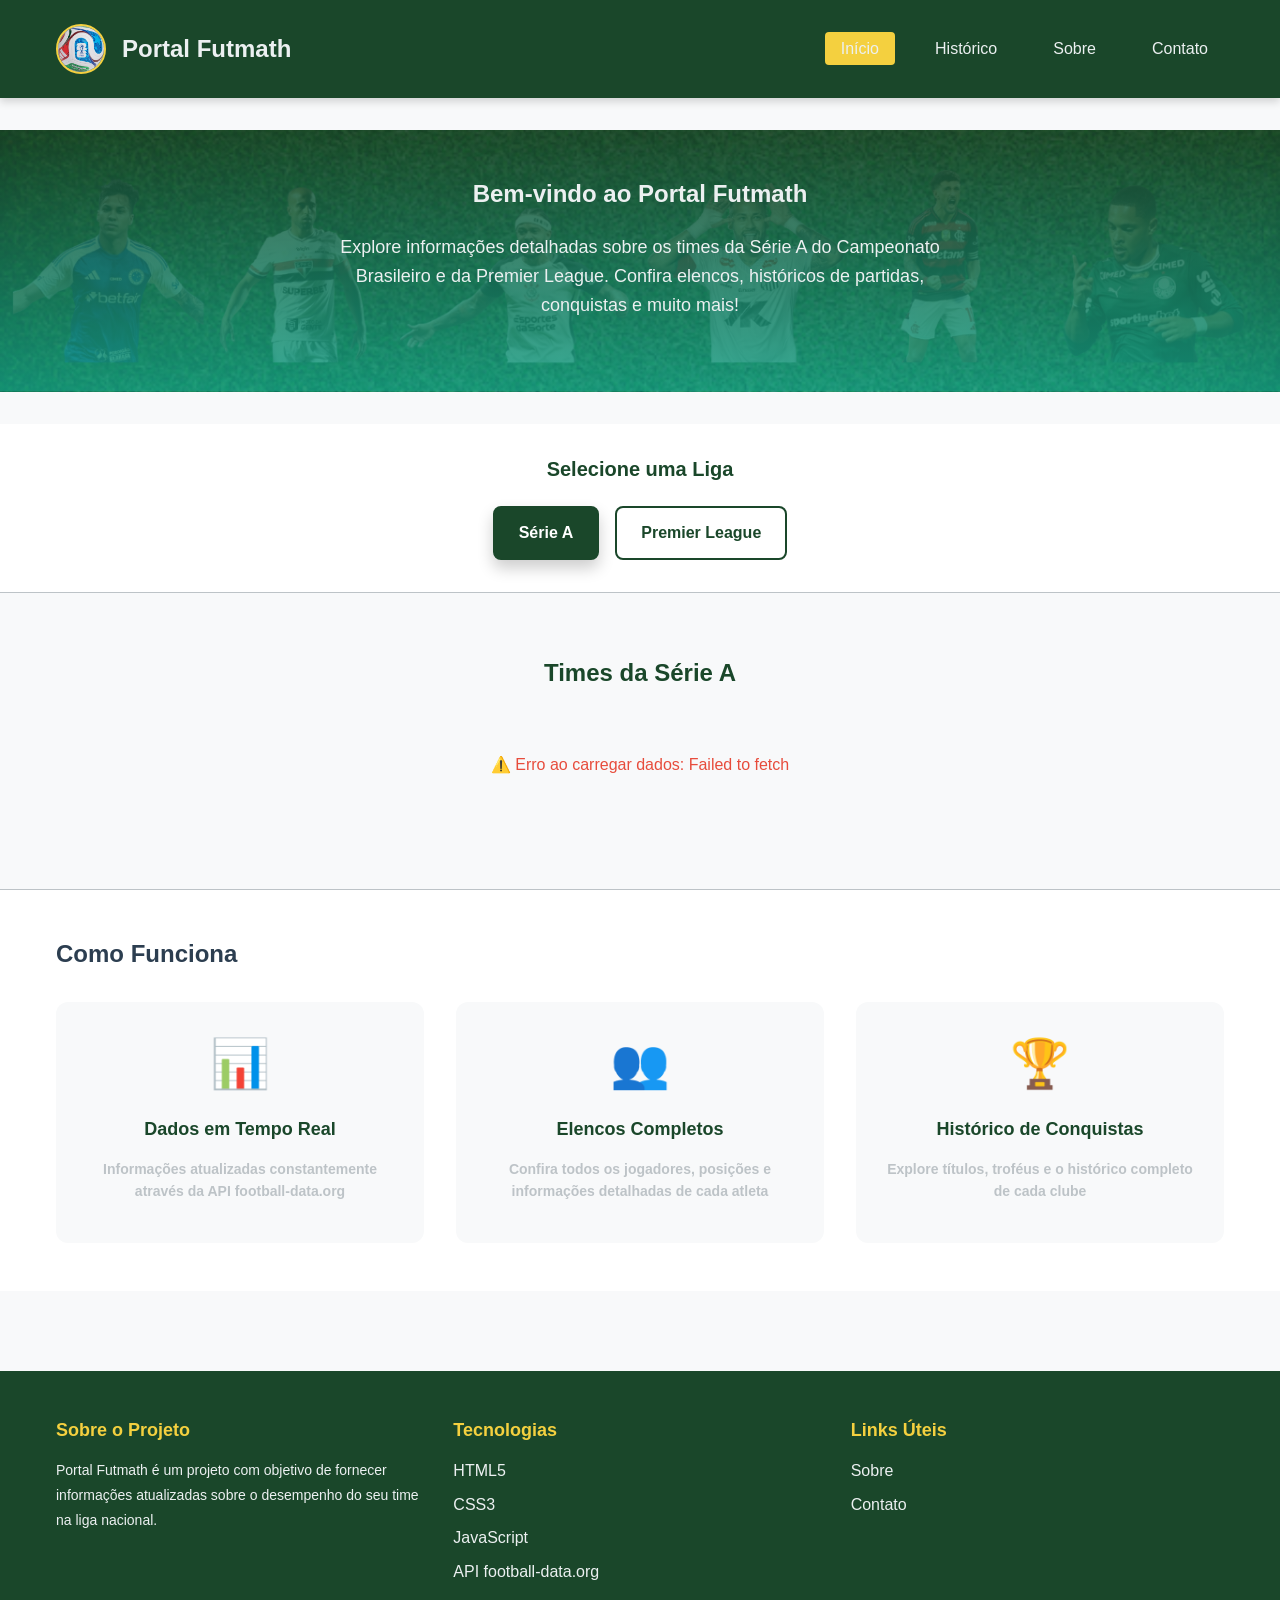
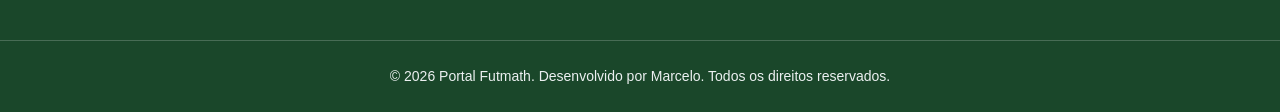
<file: index.html>
<!DOCTYPE html>
<html lang="pt-BR">

<head>
    <meta charset="UTF-8">
    <meta name="viewport" content="width=device-width, initial-scale=1.0">
    <meta name="description"
        content="Portal Futmath - Informações sobre times da Série A do Campeonato Brasileiro e Premier League">
    <meta name="author" content="Marcelo">
    <title>Portal Futmath</title>
    <link rel="stylesheet" href="style.css">
    <link rel="icon" type="image/x-icon" href="Imagens/favicon.ico">
</head>

<body>
    <header class="cabecalho">
        <div class="container-cabecalho">
            <div class="logo-secao">
                <img src="Imagens/logo.jpg" alt="Logo Portal Futmath" class="logo">
                <h1 class="titulo-principal">Portal Futmath</h1>
            </div>
            <nav class="navegacao-principal">
                <ul class="menu-navegacao">
                    <li><a href="index.html" class="link-ativo">Início</a></li>
                    <li><a href="paginas/historico.html">Histórico</a></li>
                    <li><a href="paginas/sobre.html">Sobre</a></li>
                    <li><a href="paginas/contato.html">Contato</a></li>
                </ul>
            </nav>
        </div>
    </header>

    <main class="conteudo-principal">
        <section class="secao-apresentacao">
            <div class="container">
                <h2 class="titulo-principal">Bem-vindo ao Portal Futmath</h2>
                <p class="descricao-principal">Explore informações detalhadas sobre os times da Série A do Campeonato
                    Brasileiro e da Premier League. Confira elencos, históricos de partidas, conquistas e muito mais!
                </p>
            </div>
        </section>

        <section class="secao-filtro">
            <div class="container">
                <h3 class="titulo-filtro">Selecione uma Liga</h3>
                <div class="botoes-filtro">
                    <button class="botao-filtro ativo" data-serie="A" id="botao-serie-a">
                        <span class="texto-botao">Série A</span>
                    </button>
                    <button class="botao-filtro" data-serie="B" id="botao-serie-b">
                        <span class="texto-botao">Premier League</span>
                    </button>
                </div>
            </div>
        </section>

        <section class="secao-times">
            <div class="container">
                <h3 class="titulo-secao-times">Times da Série <span id="serie-selecionada">A</span></h3>
                <div class="grade-times" id="grade-times">
                    <div class="mensagem-carregamento">
                        <p>Carregando times...</p>
                    </div>
                </div>
            </div>
        </section>

        <section class="secao-informacoes">
            <div class="container">
                <h3 class="titulo-secao">Como Funciona</h3>
                <div class="grade-informacoes">
                    <article class="cartao-informacao">
                        <div class="icone-informacao">📊</div>
                        <h4 class="titulo-cartao">Dados em Tempo Real</h4>
                        <p class="descricao-cartao"><strong>Informações atualizadas constantemente através da API
                                football-data.org</strong></p>
                    </article>
                    <article class="cartao-informacao">
                        <div class="icone-informacao">👥</div>
                        <h4 class="titulo-cartao">Elencos Completos</h4>
                        <p class="descricao-cartao"><strong>Confira todos os jogadores, posições e informações
                                detalhadas de
                                cada atleta</strong></p>
                    </article>
                    <article class="cartao-informacao">
                        <div class="icone-informacao">🏆</div>
                        <h4 class="titulo-cartao">Histórico de Conquistas</h4>
                        <p class="descricao-cartao"><strong>Explore títulos, troféus e o histórico completo de cada
                                clube</strong></p>
                    </article>
                </div>
            </div>
        </section>
    </main>

    <footer class="rodape">
        <div class="container-rodape">
            <div class="secao-rodape">
                <h5 class="titulo-rodape">Sobre o Projeto</h5>
                <p class="texto-rodape">Portal Futmath é um projeto com objetivo de fornecer informações atualizadas
                    sobre o desempenho do seu time na liga nacional.</p>
            </div>
            <div class="secao-rodape">
                <h5 class="titulo-rodape">Tecnologias</h5>
                <ul class="lista-rodape">
                    <li><span>HTML5</span></li>
                    <li><span>CSS3</span></li>
                    <li><span>JavaScript</span></li>
                    <li><span>API football-data.org</span></li>
                </ul>
            </div>
            <div class="secao-rodape">
                <h5 class="titulo-rodape">Links Úteis</h5>
                <ul class="lista-rodape">
                    <li><a href="paginas/sobre.html">Sobre</a></li>
                    <li><a href="paginas/contato.html">Contato</a></li>
                </ul>
            </div>
        </div>
        <div class="rodape-inferior">
            <p class="texto-copyright">&copy; 2026 Portal Futmath. Desenvolvido por Marcelo. Todos os direitos
                reservados.</p>
        </div>
    </footer>

    <script src="script.js"></script>
</body>

</html>
</file>
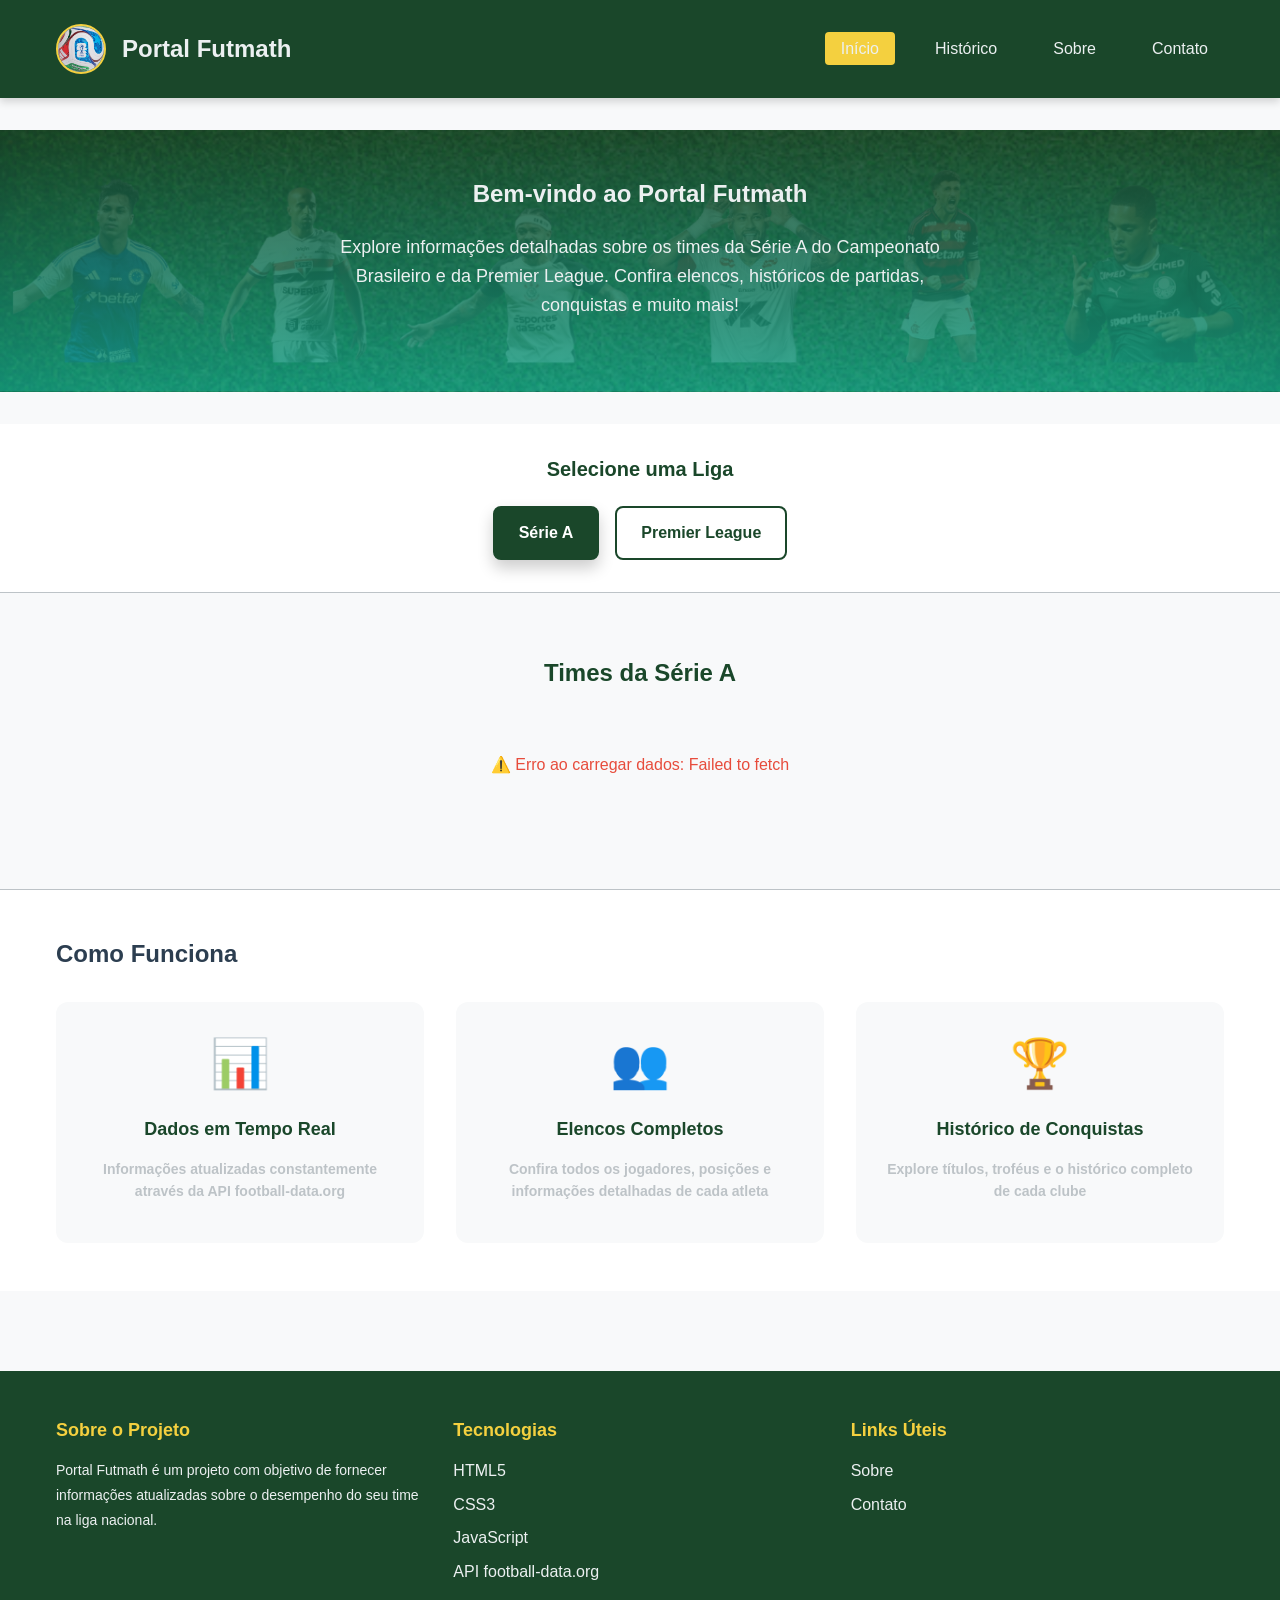
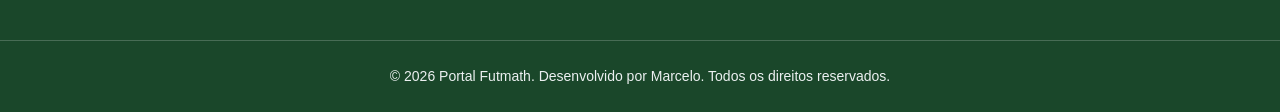
<file: paginas/conquistas.html>
<!DOCTYPE html>
<html lang="pt-BR">

<head>
    <meta charset="UTF-8">
    <meta name="viewport" content="width=device-width, initial-scale=1.0">
    <meta name="description" content="Conquistas e títulos - Portal Futmath">
    <title>Conquistas - Portal Futmath</title>
    <link rel="stylesheet" href="../style.css">
</head>

<body>
    <header class="cabecalho">
        <div class="container-cabecalho">
            <div class="logo-secao">
                <a href="../index.html" style="display: flex; align-items: center; gap: 10px; text-decoration: none;">
                    <img src="../Imagens/logo.jpg" alt="Logo Portal Futmath" class="logo">
                    <h1 class="titulo-principal">Portal Futmath</h1>
                </a>
            </div>
            <nav class="navegacao-principal">
                <ul class="menu-navegacao">
                    <li><a href="../index.html">Início</a></li>
                    <li><a href="historico.html">Histórico</a></li>
                    <li><a href="sobre.html">Sobre</a></li>
                    <li><a href="contato.html">Contato</a></li>
                </ul>
            </nav>
        </div>
    </header>

    <main class="conteudo-principal">
        <section class="secao-conquistas">
            <div class="container">
                <button class="botao-voltar" onclick="window.history.back()" title="Voltar para página anterior">
                    <span>← Voltar</span>
                </button>

                <h2 class="titulo-pagina">Conquistas - <span id="nome-time-conquistas">Carregando...</span></h2>

                <section class="secao-tabela-titulos">
                    <h3 class="titulo-secao">Resumo de Títulos</h3>
                    <div class="tabela-responsiva">
                        <table class="tabela-titulos" id="tabela-titulos">
                            <thead>
                                <tr>
                                    <th>Tipo de Título</th>
                                    <th>Quantidade</th>
                                    <th>Último Título</th>
                                </tr>
                            </thead>
                            <tbody id="corpo-tabela-titulos">
                                <tr>
                                    <td colspan="3" class="mensagem-carregamento">Carregando dados...</td>
                                </tr>
                            </tbody>
                        </table>
                    </div>
                </section>

                <div class="info-conquistas">
                    <p class="texto-info">Os dados de conquistas são carregados com base nas informações disponíveis no
                        JSON criado. Alguns títulos históricos podem não estar atualizados.</p>
                </div>
            </div>
        </section>
    </main>

    <footer class="rodape">
        <div class="container-rodape">
            <div class="secao-rodape">
                <h5 class="titulo-rodape">Sobre o Projeto</h5>
                <p class="texto-rodape">Portal Futmath é um projeto com objetivo de fornecer informações atualizadas
                    sobre o desempenho do seu time na liga nacional.</p>
            </div>
            <div class="secao-rodape">
                <h5 class="titulo-rodape">Tecnologias</h5>
                <ul class="lista-rodape">
                    <li><span>HTML5</span></li>
                    <li><span>CSS3</span></li>
                    <li><span>JavaScript</span></li>
                    <li><span>API football-data.org</span></li>
                </ul>
            </div>
            <div class="secao-rodape">
                <h5 class="titulo-rodape">Links Úteis</h5>
                <ul class="lista-rodape">
                    <li><a href="sobre.html">Sobre</a></li>
                    <li><a href="contato.html">Contato</a></li>
                </ul>
            </div>
        </div>
        <div class="rodape-inferior">
            <p class="texto-copyright">&copy; 2026 Portal Futmath. Desenvolvido por Marcelo. Todos os direitos
                reservados.</p>
        </div>
    </footer>

    <script src="../script.js"></script>
    <script src="script-paginas.js"></script>
</body>

</html>
</file>
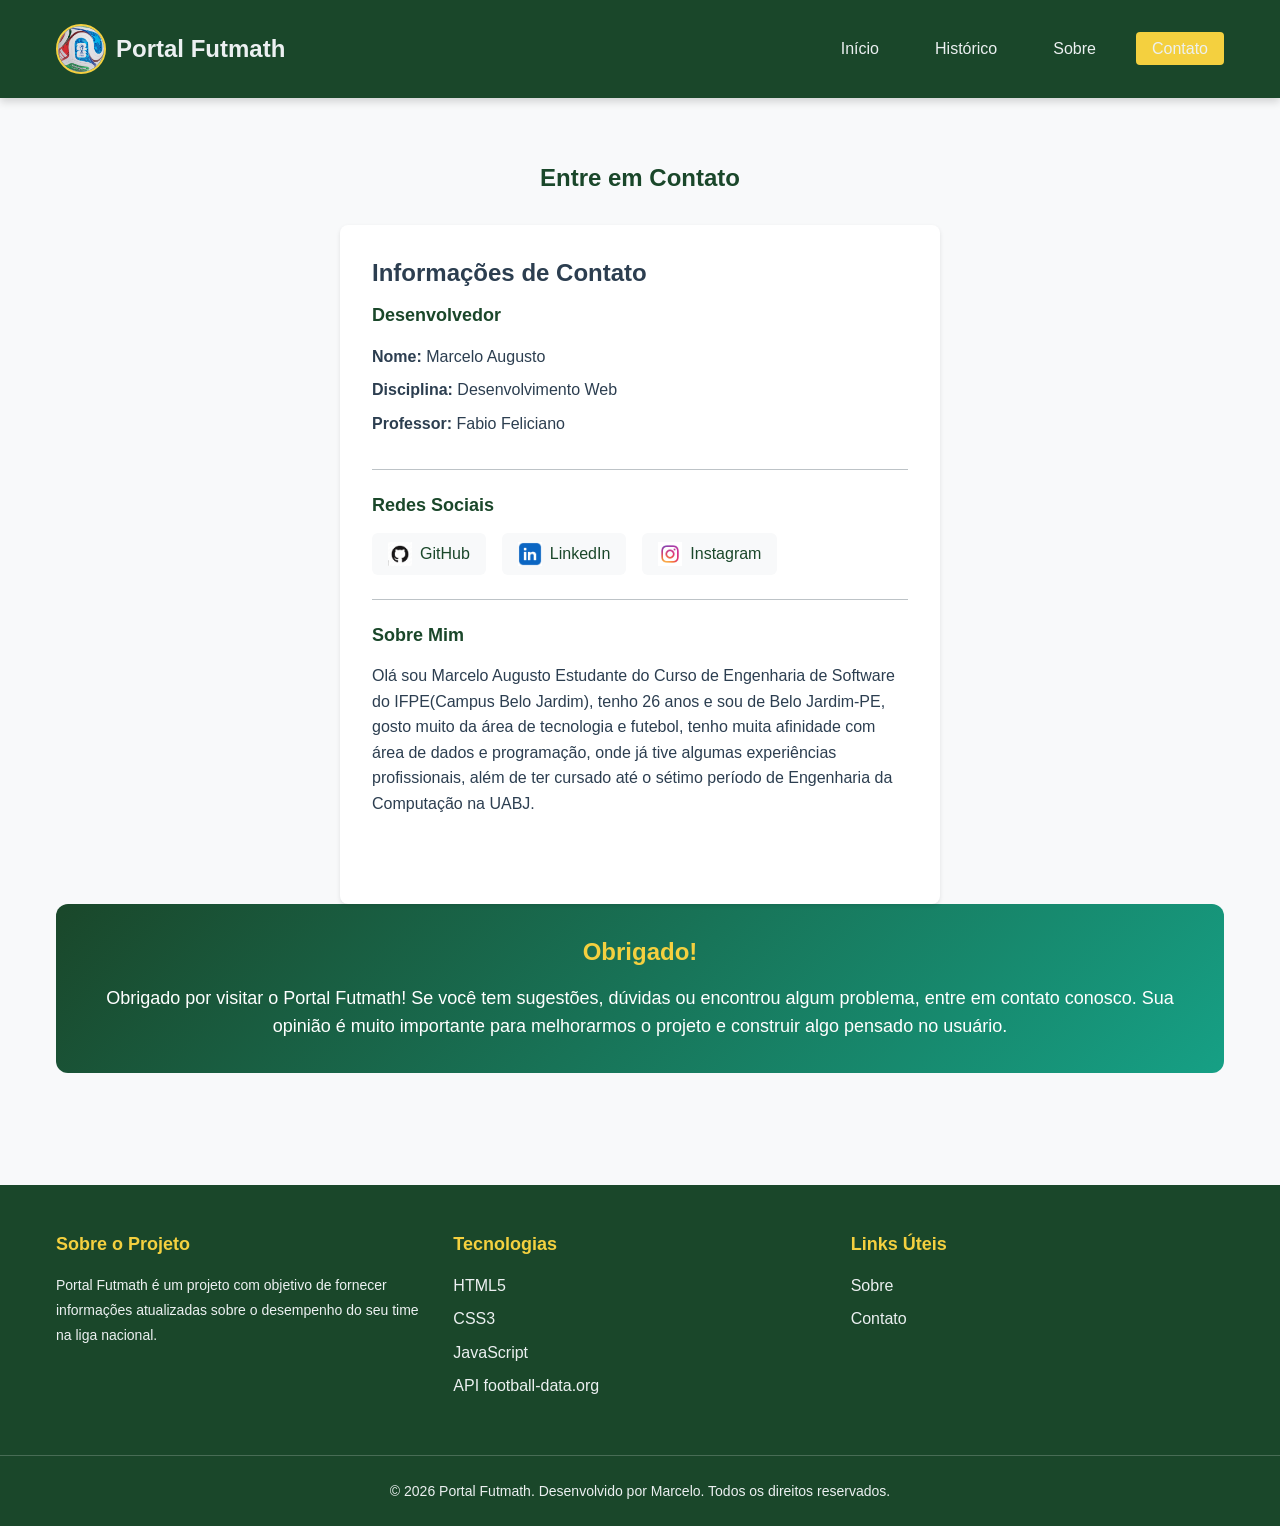
<file: paginas/contato.html>
<!DOCTYPE html>
<html lang="pt-BR">

<head>
    <meta charset="UTF-8">
    <meta name="viewport" content="width=device-width, initial-scale=1.0">
    <meta name="description" content="Contato - Portal Futmath">
    <title>Contato - Portal Futmath</title>
    <link rel="stylesheet" href="../style.css">
</head>

<body>

    <header class="cabecalho">
        <div class="container-cabecalho">
            <div class="logo-secao">
                <a href="../index.html" style="display: flex; align-items: center; gap: 10px; text-decoration: none;">
                    <img src="../Imagens/logo.jpg" alt="Logo Portal Futmath" class="logo">
                    <h1 class="titulo-principal">Portal Futmath</h1>
                </a>
            </div>
            <nav class="navegacao-principal">
                <ul class="menu-navegacao">
                    <li><a href="../index.html">Início</a></li>
                    <li><a href="historico.html">Histórico</a></li>
                    <li><a href="sobre.html">Sobre</a></li>
                    <li><a href="contato.html" class="link-ativo">Contato</a></li>
                </ul>
            </nav>
        </div>
    </header>

    <main class="conteudo-principal">
        <section class="secao-contato">
            <div class="container">
                <h2 class="titulo-pagina">Entre em Contato</h2>

                <div class="grid-contato">

                    <article class="artigo-contato">
                        <h3 class="titulo-secao">Informações de Contato</h3>

                        <div class="secao-info-contato">
                            <h4 class="titulo-info-contato">Desenvolvedor</h4>
                            <p class="texto-info-contato"><strong>Nome:</strong> Marcelo Augusto</p>
                            <p class="texto-info-contato"><strong>Disciplina:</strong> Desenvolvimento Web</p>
                            <p class="texto-info-contato"><strong>Professor:</strong> Fabio Feliciano</p>
                        </div>

                        <div class="secao-info-contato">
                            <h4 class="titulo-info-contato">Redes Sociais</h4>
                            <div class="lista-redes-sociais">
                                <a href="https://github.com/marceloifpe" class="link-rede-social" title="GitHub"
                                    aria-label="Perfil GitHub">
                                    <img src="../Imagens/github-logo.jpg" alt="Ícone do GitHub" class="icone-rede">
                                    GitHub
                                </a>

                                <a href="https://www.linkedin.com/in/marcelo-augusto-3b0692195/"
                                    class="link-rede-social" title="LinkedIn" aria-label="Perfil LinkedIn">
                                    <img src="../Imagens/likedin-logo.png" alt="Ícone do LinkedIn" class="icone-rede">
                                    LinkedIn
                                </a>

                                <a href="https://www.instagram.com/marcelo_augusto_513/" class="link-rede-social"
                                    title="Instagram" aria-label="Perfil Instagram">
                                    <img src="../Imagens/instagram-logo.jpg" alt="Ícone do Instagram"
                                        class="icone-rede"> Instagram
                                </a>
                            </div>
                        </div>

                        <div class="secao-info-contato">
                            <h4 class="titulo-info-contato">Sobre Mim</h4>
                            <p class="texto-info-contato">Olá sou Marcelo Augusto Estudante do Curso de Engenharia de
                                Software do IFPE(Campus Belo Jardim), tenho 26 anos e sou de Belo Jardim-PE, gosto muito
                                da área de tecnologia e futebol, tenho
                                muita afinidade com área de dados e programação, onde já tive algumas experiências
                                profissionais, além
                                de ter cursado até o sétimo período de Engenharia da Computação na UABJ.</p>
                        </div>

                    </article>
                </div>

                <section class="secao-agradecimento">
                    <h3 class="titulo-secao">Obrigado!</h3>
                    <p class="texto-agradecimento">Obrigado por visitar o Portal Futmath! Se você tem sugestões,
                        dúvidas ou encontrou algum problema, entre em contato conosco. Sua opinião é
                        muito importante para melhorarmos o projeto e construir algo pensado no usuário.</p>
                </section>
            </div>
        </section>
    </main>

    <footer class="rodape">
        <div class="container-rodape">
            <div class="secao-rodape">
                <h5 class="titulo-rodape">Sobre o Projeto</h5>
                <p class="texto-rodape">Portal Futmath é um projeto com objetivo de fornecer informações atualizadas
                    sobre o desempenho do seu time na liga nacional.</p>
            </div>
            <div class="secao-rodape">
                <h5 class="titulo-rodape">Tecnologias</h5>
                <ul class="lista-rodape">
                    <li><span>HTML5</span></li>
                    <li><span>CSS3</span></li>
                    <li><span>JavaScript</span></li>
                    <li><span>API football-data.org</span></li>
                </ul>
            </div>
            <div class="secao-rodape">
                <h5 class="titulo-rodape">Links Úteis</h5>
                <ul class="lista-rodape">
                    <li><a href="sobre.html">Sobre</a></li>
                    <li><a href="contato.html">Contato</a></li>
                </ul>
            </div>
        </div>
        <div class="rodape-inferior">
            <p class="texto-copyright">&copy; 2026 Portal Futmath. Desenvolvido por Marcelo. Todos os direitos
                reservados.</p>
        </div>
    </footer>

</body>

</html>
</file>
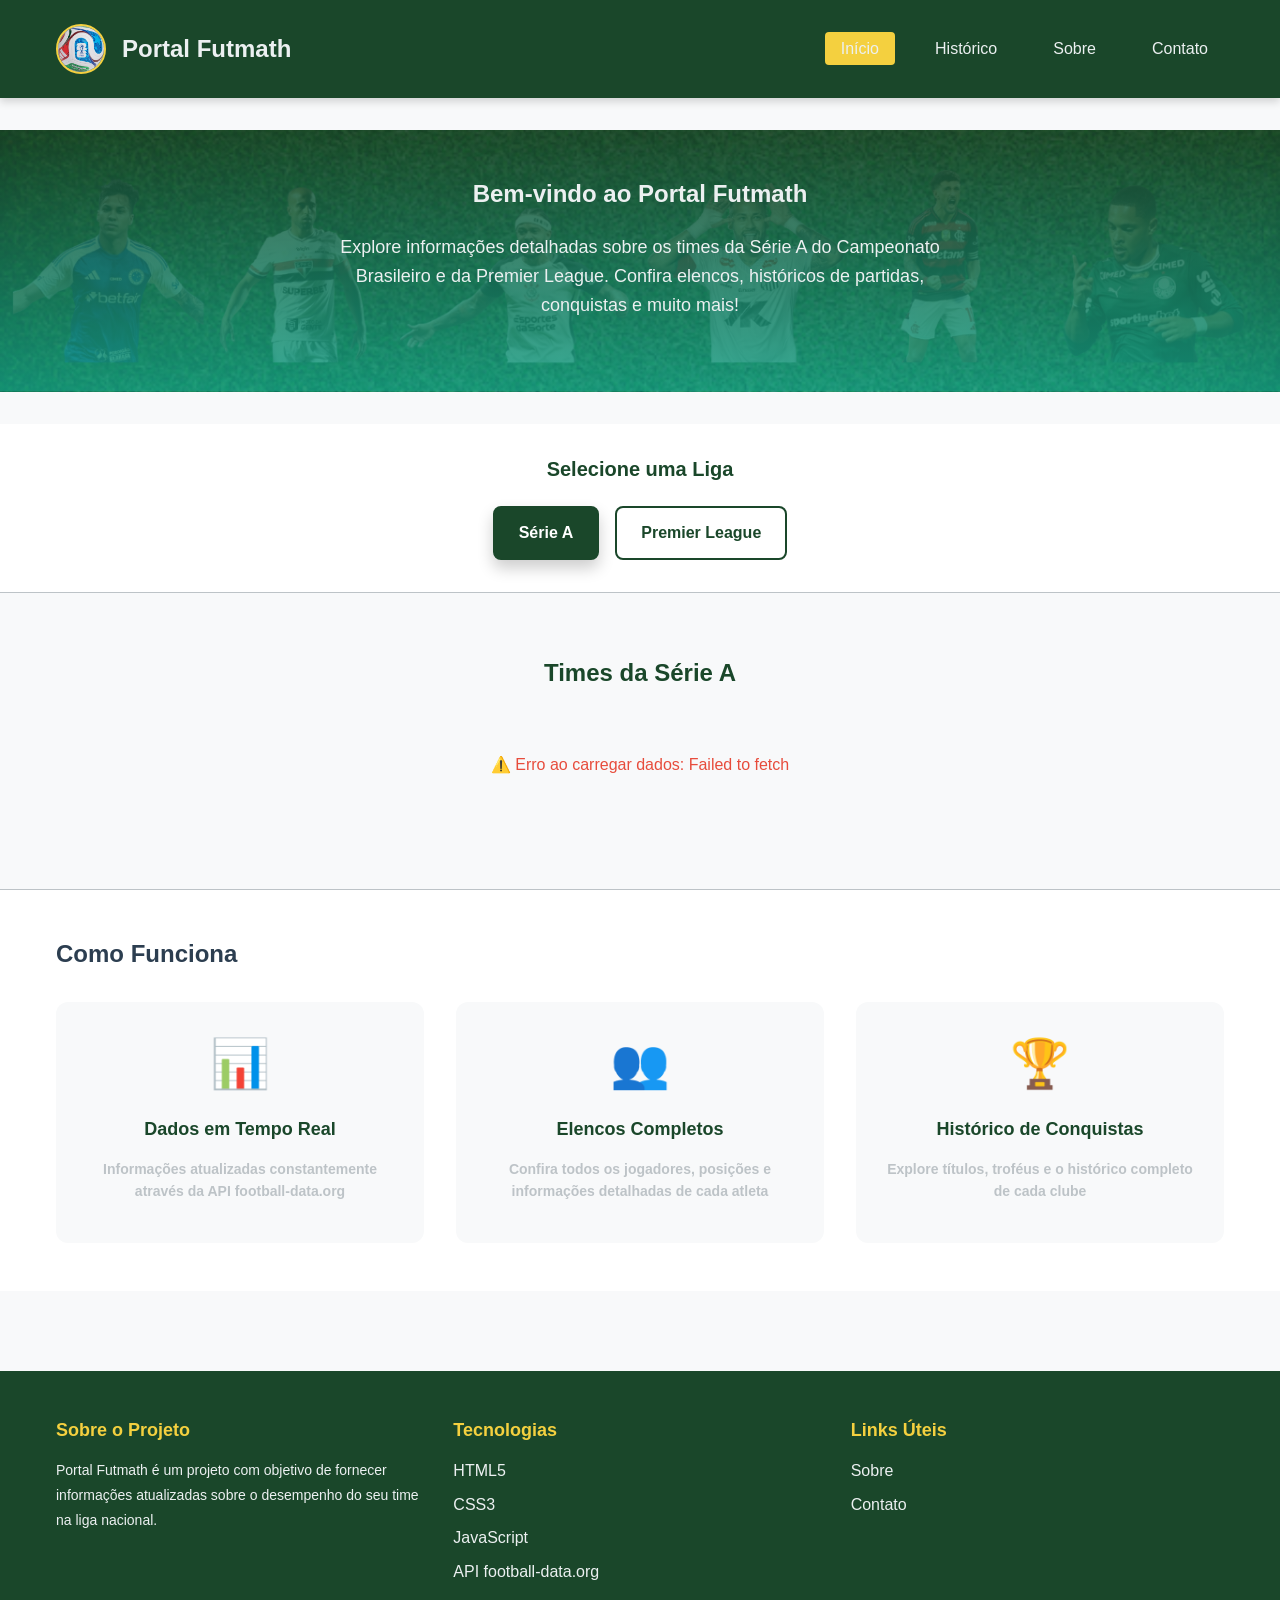
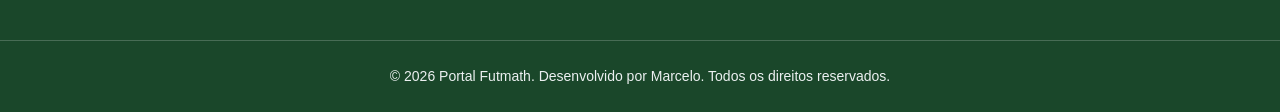
<file: paginas/elenco.html>
<!DOCTYPE html>
<html lang="pt-BR">

<head>
    <meta charset="UTF-8">
    <meta name="viewport" content="width=device-width, initial-scale=1.0">
    <meta name="description" content="Elenco do time - Portal Futmath">
    <title>Elenco - Portal Futmath</title>
    <link rel="stylesheet" href="../style.css">
</head>

<body>
    <header class="cabecalho">
        <div class="container-cabecalho">
            <div class="logo-secao">
                <a href="../index.html" style="display: flex; align-items: center; gap: 10px; text-decoration: none;">
                    <img src="../Imagens/logo.jpg" alt="Logo Portal Futmath" class="logo">
                    <h1 class="titulo-principal">Portal Futmath</h1>
                </a>
            </div>
            <nav class="navegacao-principal">
                <ul class="menu-navegacao">
                    <li><a href="../index.html">Início</a></li>
                    <li><a href="historico.html">Histórico</a></li>
                    <li><a href="sobre.html">Sobre</a></li>
                    <li><a href="contato.html">Contato</a></li>
                </ul>
            </nav>
        </div>
    </header>

    <main class="conteudo-principal">
        <section class="secao-elenco">
            <div class="container">
                <button class="botao-voltar" onclick="window.history.back()" title="Voltar para página anterior">
                    <span>← Voltar</span>
                </button>

                <h2 class="titulo-pagina">Elenco - <span id="nome-time-elenco">Carregando...</span></h2>

                <div class="secao-filtro-posicao">
                    <h3 class="titulo-filtro">Filtrar por Posição</h3>
                    <div class="botoes-filtro-posicao">
                        <button class="botao-filtro-pos ativo" data-posicao="todos">Todos</button>
                        <button class="botao-filtro-pos" data-posicao="Goalkeeper">Goleiros</button>
                        <button class="botao-filtro-pos" data-posicao="Defender">Defensores</button>
                        <button class="botao-filtro-pos" data-posicao="Midfielder">Meio-campistas</button>
                        <button class="botao-filtro-pos" data-posicao="Attacker">Atacantes</button>
                    </div>
                </div>

                <div class="tabela-responsiva">
                    <table class="tabela-jogadores" id="tabela-jogadores">
                        <thead>
                            <tr>
                                <th>Número</th>
                                <th>Nome</th>
                                <th>Posição</th>
                                <th>Data de Nascimento</th>
                                <th>Nacionalidade</th>
                            </tr>
                        </thead>
                        <tbody id="corpo-tabela-jogadores">
                            <tr>
                                <td colspan="5" class="mensagem-carregamento">Carregando elenco...</td>
                            </tr>
                        </tbody>
                    </table>
                </div>

                <div id="mensagem-sem-resultados" class="mensagem-carregamento oculto">
                    <p>Nenhum jogador encontrado para esta posição.</p>
                </div>
            </div>
        </section>
    </main>

    <footer class="rodape">
        <div class="container-rodape">
            <div class="secao-rodape">
                <h5 class="titulo-rodape">Sobre o Projeto</h5>
                <p class="texto-rodape">Portal Futmath é um projeto com objetivo de fornecer informações atualizadas
                    sobre o desempenho do seu time na liga nacional.</p>
            </div>
            <div class="secao-rodape">
                <h5 class="titulo-rodape">Tecnologias</h5>
                <ul class="lista-rodape">
                    <li><span>HTML5</span></li>
                    <li><span>CSS3</span></li>
                    <li><span>JavaScript</span></li>
                    <li><span>API football-data.org</span></li>
                </ul>
            </div>
            <div class="secao-rodape">
                <h5 class="titulo-rodape">Links Úteis</h5>
                <ul class="lista-rodape">
                    <li><a href="sobre.html">Sobre</a></li>
                    <li><a href="contato.html">Contato</a></li>
                </ul>
            </div>
        </div>
        <div class="rodape-inferior">
            <p class="texto-copyright">&copy; 2026 Portal Futmath. Desenvolvido por Marcelo. Todos os direitos
                reservados.</p>
        </div>
    </footer>

    <script src="../script.js"></script>
    <script src="script-paginas.js"></script>
</body>

</html>
</file>
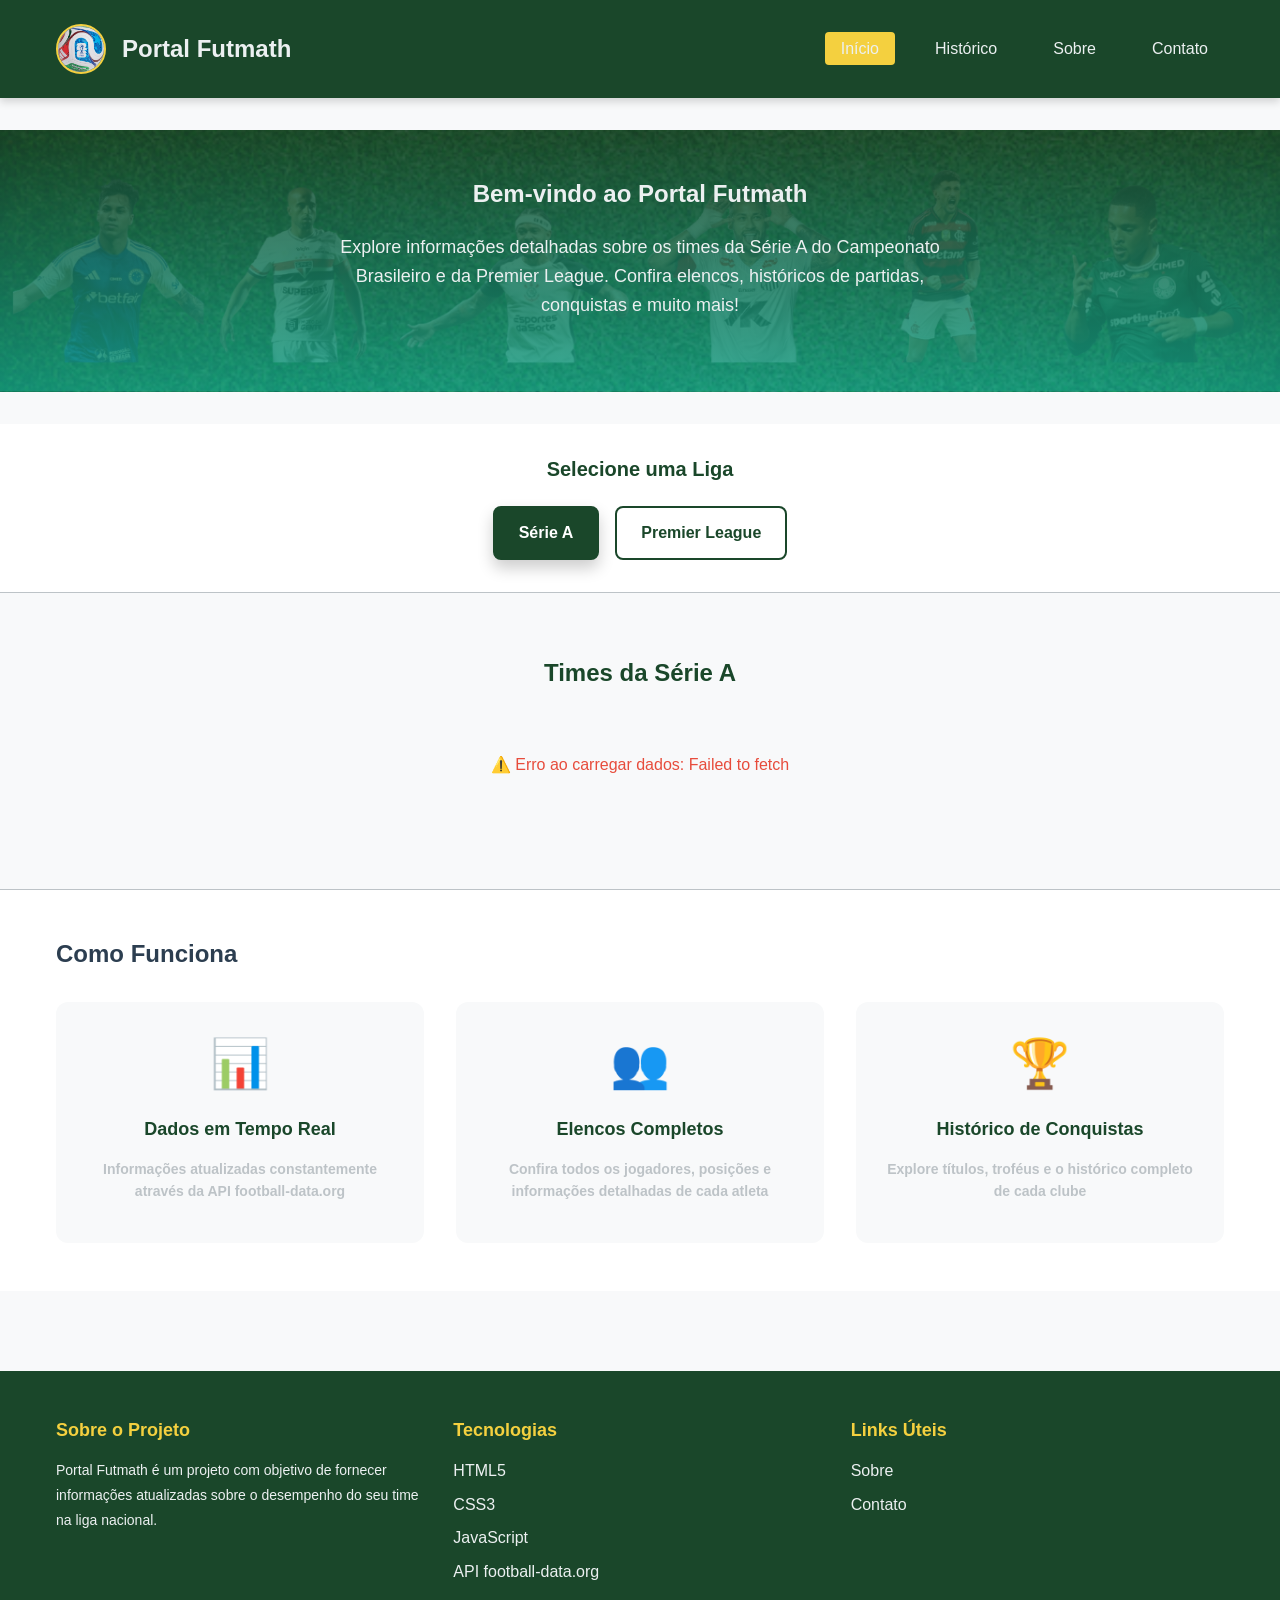
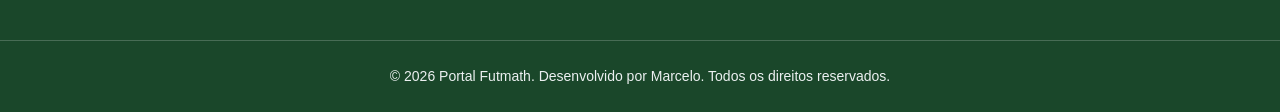
<file: paginas/estatisticas.html>
<!DOCTYPE html>
<html lang="pt-BR">

<head>
    <meta charset="UTF-8">
    <meta name="viewport" content="width=device-width, initial-scale=1.0">
    <meta name="description" content="Estatísticas do time - Portal Futmath">
    <title>Estatísticas - Portal Futmath</title>
    <link rel="stylesheet" href="../style.css">
</head>

<body>
    <header class="cabecalho">
        <div class="container-cabecalho">
            <div class="logo-secao">
                <a href="../index.html" style="display: flex; align-items: center; gap: 10px; text-decoration: none;">
                    <img src="../Imagens/logo.jpg" alt="Logo Portal Futmath" class="logo">
                    <h1 class="titulo-principal">Portal Futmath</h1>
                </a>
            </div>
            <nav class="navegacao-principal">
                <ul class="menu-navegacao">
                    <li><a href="../index.html">Início</a></li>
                    <li><a href="historico.html">Histórico</a></li>
                    <li><a href="sobre.html">Sobre</a></li>
                    <li><a href="contato.html">Contato</a></li>
                </ul>
            </nav>
        </div>
    </header>

    <main class="conteudo-principal">
        <section class="secao-estatisticas">
            <div class="container">
                <button class="botao-voltar" onclick="window.history.back()" title="Voltar para página anterior">
                    <span>← Voltar</span>
                </button>

                <h2 class="titulo-pagina">Estatísticas - <span id="nome-time-stats">Carregando...</span></h2>

                <section class="secao-posicao-tabela">
                    <h3 class="titulo-secao">Posição na Tabela</h3>
                    <div class="cartao-posicao" id="cartao-posicao">
                        <p class="mensagem-carregamento">Carregando posição...</p>
                    </div>
                </section>

                <section class="secao-stats-gerais">
                    <h3 class="titulo-secao">Estatísticas Gerais</h3>
                    <div class="grade-stats" id="grade-stats">
                        <div class="cartao-stat">
                            <h4 class="titulo-stat">Vitórias</h4>
                            <p id="stat-vitorias" class="valor-stat">-</p>
                        </div>
                        <div class="cartao-stat">
                            <h4 class="titulo-stat">Empates</h4>
                            <p id="stat-empates" class="valor-stat">-</p>
                        </div>
                        <div class="cartao-stat">
                            <h4 class="titulo-stat">Derrotas</h4>
                            <p id="stat-derrotas" class="valor-stat">-</p>
                        </div>
                        <div class="cartao-stat">
                            <h4 class="titulo-stat">Gols Marcados</h4>
                            <p id="stat-gols-marcados" class="valor-stat">-</p>
                        </div>
                        <div class="cartao-stat">
                            <h4 class="titulo-stat">Gols Sofridos</h4>
                            <p id="stat-gols-sofridos" class="valor-stat">-</p>
                        </div>
                        <div class="cartao-stat">
                            <h4 class="titulo-stat">Diferença de Gols</h4>
                            <p id="stat-diferenca-gols" class="valor-stat">-</p>
                        </div>
                    </div>
                </section>

                <section class="secao-artilheiros">
                    <h3 class="titulo-secao">Artilheiros da Temporada</h3>
                    <div class="tabela-responsiva">
                        <table class="tabela-artilheiros" id="tabela-artilheiros">
                            <thead>
                                <tr>
                                    <th>Posição</th>
                                    <th>Jogador</th>
                                    <th>Gols</th>
                                </tr>
                            </thead>
                            <tbody id="corpo-tabela-artilheiros">
                                <tr>
                                    <td colspan="3" class="mensagem-carregamento">Carregando artilheiros...</td>
                                </tr>
                            </tbody>
                        </table>
                    </div>
                </section>
            </div>
        </section>
    </main>

    <footer class="rodape">
        <div class="container-rodape">
            <div class="secao-rodape">
                <h5 class="titulo-rodape">Sobre o Projeto</h5>
                <p class="texto-rodape">Portal Futmath é um projeto com objetivo de fornecer informações atualizadas
                    sobre o desempenho do seu time na liga nacional.</p>
            </div>
            <div class="secao-rodape">
                <h5 class="titulo-rodape">Tecnologias</h5>
                <ul class="lista-rodape">
                    <li><span>HTML5</span></li>
                    <li><span>CSS3</span></li>
                    <li><span>JavaScript</span></li>
                    <li><span>API football-data.org</span></li>
                </ul>
            </div>
            <div class="secao-rodape">
                <h5 class="titulo-rodape">Links Úteis</h5>
                <ul class="lista-rodape">
                    <li><a href="sobre.html">Sobre</a></li>
                    <li><a href="contato.html">Contato</a></li>
                </ul>
            </div>
        </div>
        <div class="rodape-inferior">
            <p class="texto-copyright">&copy; 2026 Portal Futmath. Desenvolvido por Marcelo. Todos os direitos
                reservados.</p>
        </div>
    </footer>

    <script src="../script.js"></script>
    <script src="script-paginas.js"></script>
</body>

</html>
</file>
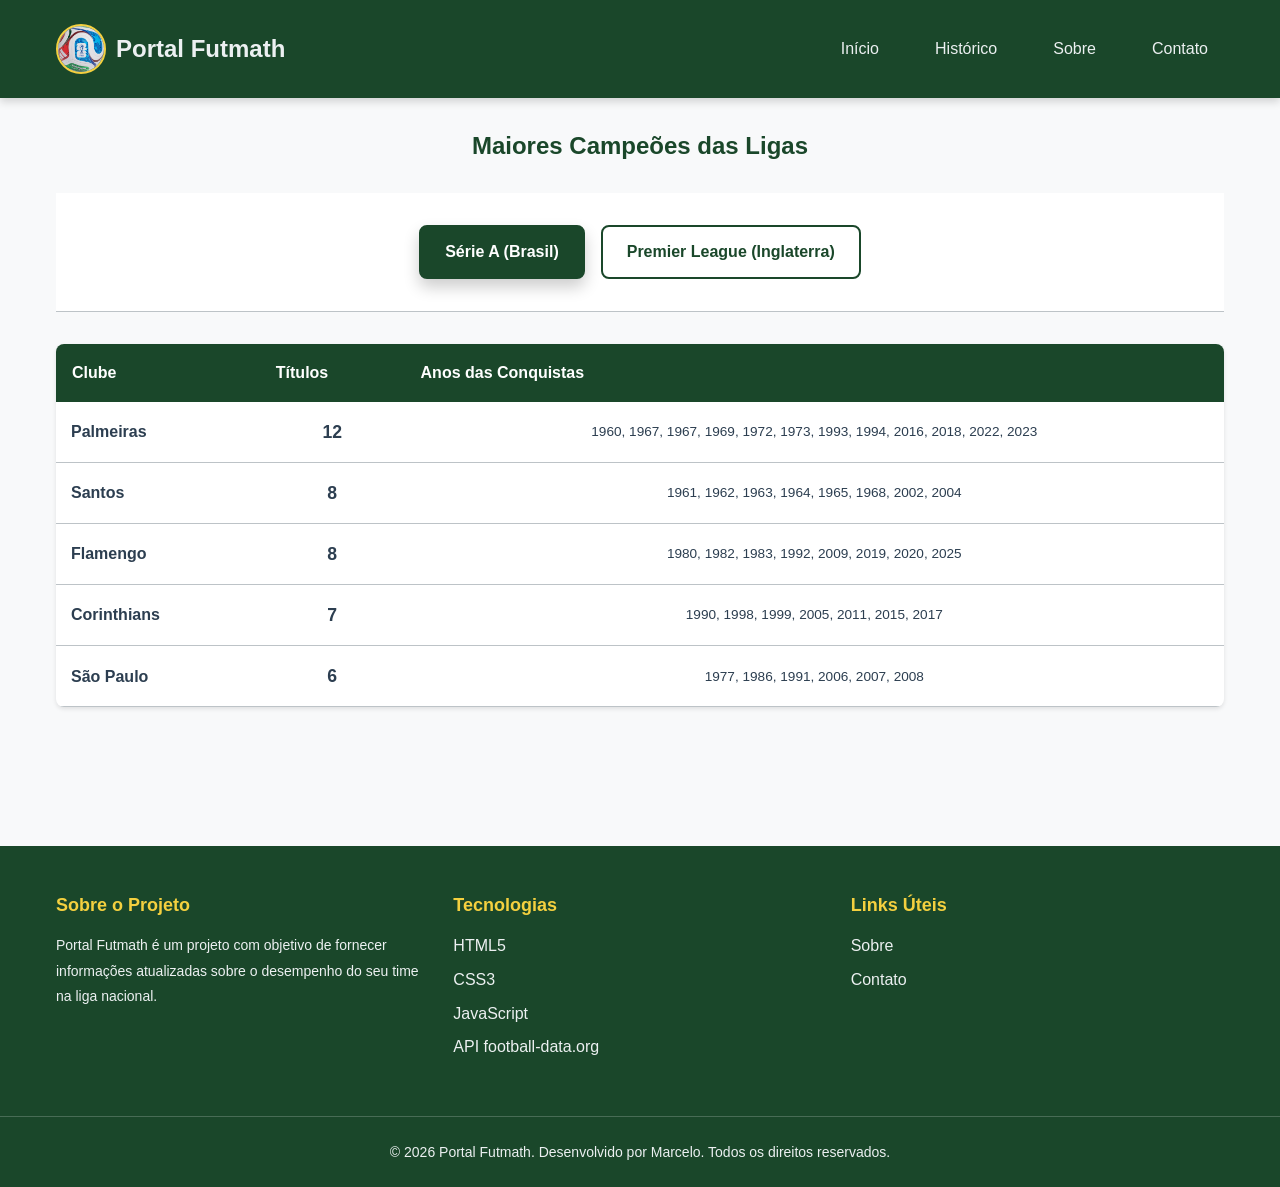
<file: paginas/historico.html>
<!DOCTYPE html>
<html lang="pt-BR">

<head>
    <meta charset="UTF-8">
    <meta name="viewport" content="width=device-width, initial-scale=1.0">
    <title>Histórico das Ligas - Portal Futmath</title>
    <link rel="stylesheet" href="../style.css">
</head>

<body>
    <header class="cabecalho">
        <div class="container-cabecalho">
            <div class="logo-secao">
                <a href="../index.html" style="display: flex; align-items: center; gap: 10px; text-decoration: none;">
                    <img src="../Imagens/logo.jpg" alt="Logo" class="logo">
                    <h1 class="titulo-principal">Portal Futmath</h1>
                </a>
            </div>
            <nav class="navegacao-principal">
                <ul class="menu-navegacao">
                    <li><a href="../index.html">Início</a></li>
                    <li><a href="historico.html">Histórico</a></li>
                    <li><a href="sobre.html">Sobre</a></li>
                    <li><a href="contato.html">Contato</a></li>
                </ul>
            </nav>
        </div>
    </header>

    <main class="conteudo-principal">
        <section class="secao-historico">
            <div class="container">
                <h2 class="titulo-pagina">Maiores Campeões das Ligas</h2>

                <div class="secao-filtro">
                    <div class="botoes-filtro">
                        <button class="botao-filtro ativo" id="btn-hist-br">Série A (Brasil)</button>
                        <button class="botao-filtro" id="btn-hist-en">Premier League (Inglaterra)</button>
                    </div>
                </div>

                <div class="tabela-responsiva margem-superior">
                    <table class="tabela-jogadores">
                        <thead>
                            <tr>
                                <th>Clube</th>
                                <th>Títulos</th>
                                <th>Anos das Conquistas</th>
                            </tr>
                        </thead>
                        <tbody id="corpo-tabela-historico">
                        </tbody>
                    </table>
                </div>
            </div>
        </section>
    </main>

    <footer class="rodape">
        <div class="container-rodape">
            <div class="secao-rodape">
                <h5 class="titulo-rodape">Sobre o Projeto</h5>
                <p class="texto-rodape">Portal Futmath é um projeto com objetivo de fornecer informações atualizadas
                    sobre o desempenho do seu time na liga nacional.</p>
            </div>
            <div class="secao-rodape">
                <h5 class="titulo-rodape">Tecnologias</h5>
                <ul class="lista-rodape">
                    <li><span>HTML5</span></li>
                    <li><span>CSS3</span></li>
                    <li><span>JavaScript</span></li>
                    <li><span>API football-data.org</span></li>
                </ul>
            </div>
            <div class="secao-rodape">
                <h5 class="titulo-rodape">Links Úteis</h5>
                <ul class="lista-rodape">
                    <li><a href="sobre.html">Sobre</a></li>
                    <li><a href="contato.html">Contato</a></li>
                </ul>
            </div>
        </div>
        <div class="rodape-inferior">
            <p class="texto-copyright">&copy; 2026 Portal Futmath. Desenvolvido por Marcelo. Todos os direitos
                reservados.</p>
        </div>
    </footer>

    <script src="../script.js"></script>
    <script src="script-paginas.js"></script>
</body>

</html>
</file>
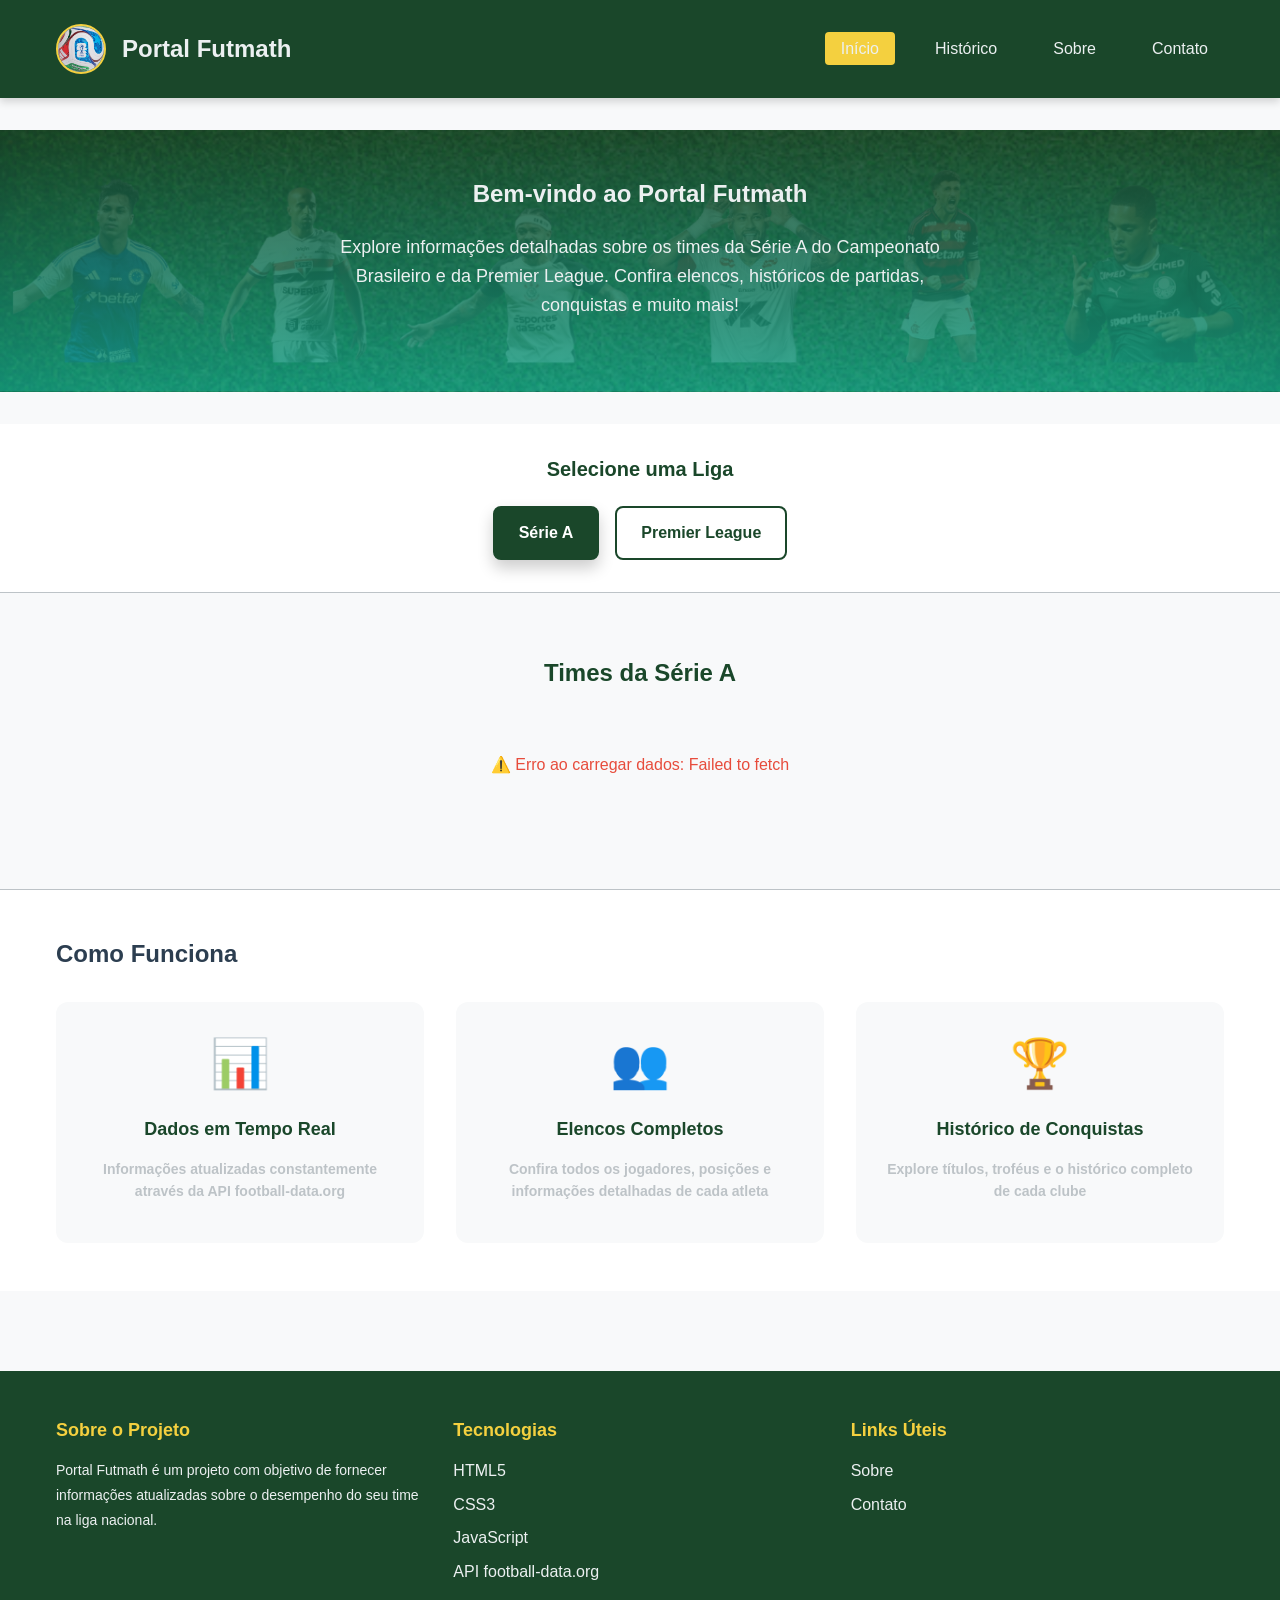
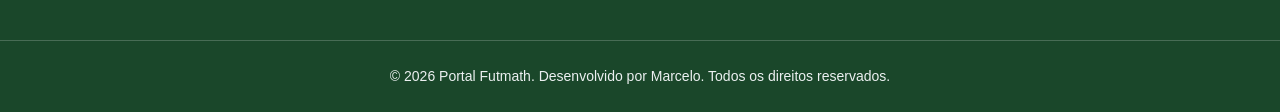
<file: paginas/jogador.html>
<!DOCTYPE html>
<html lang="pt-BR">

<head>
    <meta charset="UTF-8">
    <meta name="viewport" content="width=device-width, initial-scale=1.0">
    <meta name="description" content="Detalhes do jogador - Portal Futmath">
    <title>Detalhes do Jogador - Portal Futmath</title>
    <link rel="stylesheet" href="../style.css">
</head>

<body>
    <header class="cabecalho">
        <div class="container-cabecalho">
            <div class="logo-secao">
                <a href="../index.html" style="display: flex; align-items: center; gap: 10px; text-decoration: none;">
                    <img src="../Imagens/logo.jpg" alt="Logo Portal Futmath" class="logo">
                    <h1 class="titulo-principal">Portal Futmath</h1>
                </a>
            </div>
            <nav class="navegacao-principal">
                <ul class="menu-navegacao">
                    <li><a href="../index.html">Início</a></li>
                    <li><a href="historico.html">Histórico</a></li>
                    <li><a href="sobre.html">Sobre</a></li>
                    <li><a href="contato.html">Contato</a></li>
                </ul>
            </nav>
        </div>
    </header>

    <main class="conteudo-principal">
        <section class="secao-jogador">
            <div class="container">
                <button class="botao-voltar" onclick="window.history.back()" title="Voltar para página anterior">
                    <span>← Voltar</span>
                </button>

                <div class="cabecalho-jogador" id="cabecalho-jogador">
                    <div class="info-jogador-principal">
                        <div class="avatar-jogador">
                            <span id="numero-jogador" class="numero-grande">-</span>
                        </div>
                        <div class="info-jogador-texto">
                            <h2 id="nome-jogador">Carregando...</h2>
                            <p id="posicao-jogador" class="posicao-jogador">-</p>
                            <p id="nacionalidade-jogador" class="nacionalidade-jogador">-</p>
                        </div>
                    </div>
                </div>

                <section class="secao-info-detalhada">
                    <h3 class="titulo-secao">Informações Pessoais</h3>
                    <div class="grade-info-jogador">
                        <div class="cartao-info">
                            <h4 class="titulo-info">Data de Nascimento</h4>
                            <p id="data-nascimento" class="valor-info">-</p>
                        </div>
                        <div class="cartao-info">
                            <h4 class="titulo-info">Idade</h4>
                            <p id="idade-jogador" class="valor-info">-</p>
                        </div>
                        <div class="cartao-info">
                            <h4 class="titulo-info">Nacionalidade</h4>
                            <p id="nacionalidade-completa" class="valor-info">-</p>
                        </div>
                        <div class="cartao-info">
                            <h4 class="titulo-info">Número da Camisa</h4>
                            <p id="numero-camisa" class="valor-info">-</p>
                        </div>
                    </div>
                </section>

                <section class="secao-historico">
                    <h3 class="titulo-secao">Histórico de Clubes</h3>
                    <div id="timeline-historico" class="timeline-historico">
                        <p class="mensagem-carregamento">Carregando histórico...</p>
                    </div>
                </section>
            </div>
        </section>
    </main>

    <footer class="rodape">
        <div class="container-rodape">
            <div class="secao-rodape">
                <h5 class="titulo-rodape">Sobre o Projeto</h5>
                <p class="texto-rodape">Portal Futmath é um projeto com objetivo de fornecer informações atualizadas
                    sobre o desempenho do seu time na liga nacional.</p>
            </div>
            <div class="secao-rodape">
                <h5 class="titulo-rodape">Tecnologias</h5>
                <ul class="lista-rodape">
                    <li><span>HTML5</span></li>
                    <li><span>CSS3</span></li>
                    <li><span>JavaScript</span></li>
                    <li><span>API football-data.org</span></li>
                </ul>
            </div>
            <div class="secao-rodape">
                <h5 class="titulo-rodape">Links Úteis</h5>
                <ul class="lista-rodape">
                    <li><a href="sobre.html">Sobre</a></li>
                    <li><a href="contato.html">Contato</a></li>
                </ul>
            </div>
        </div>
        <div class="rodape-inferior">
            <p class="texto-copyright">&copy; 2026 Portal Brasileirão. Desenvolvido por Marcelo. Todos os direitos
                reservados.</p>
        </div>
    </footer>

    <script src="../script.js"></script>
    <script src="script-paginas.js"></script>
</body>

</html>
</file>
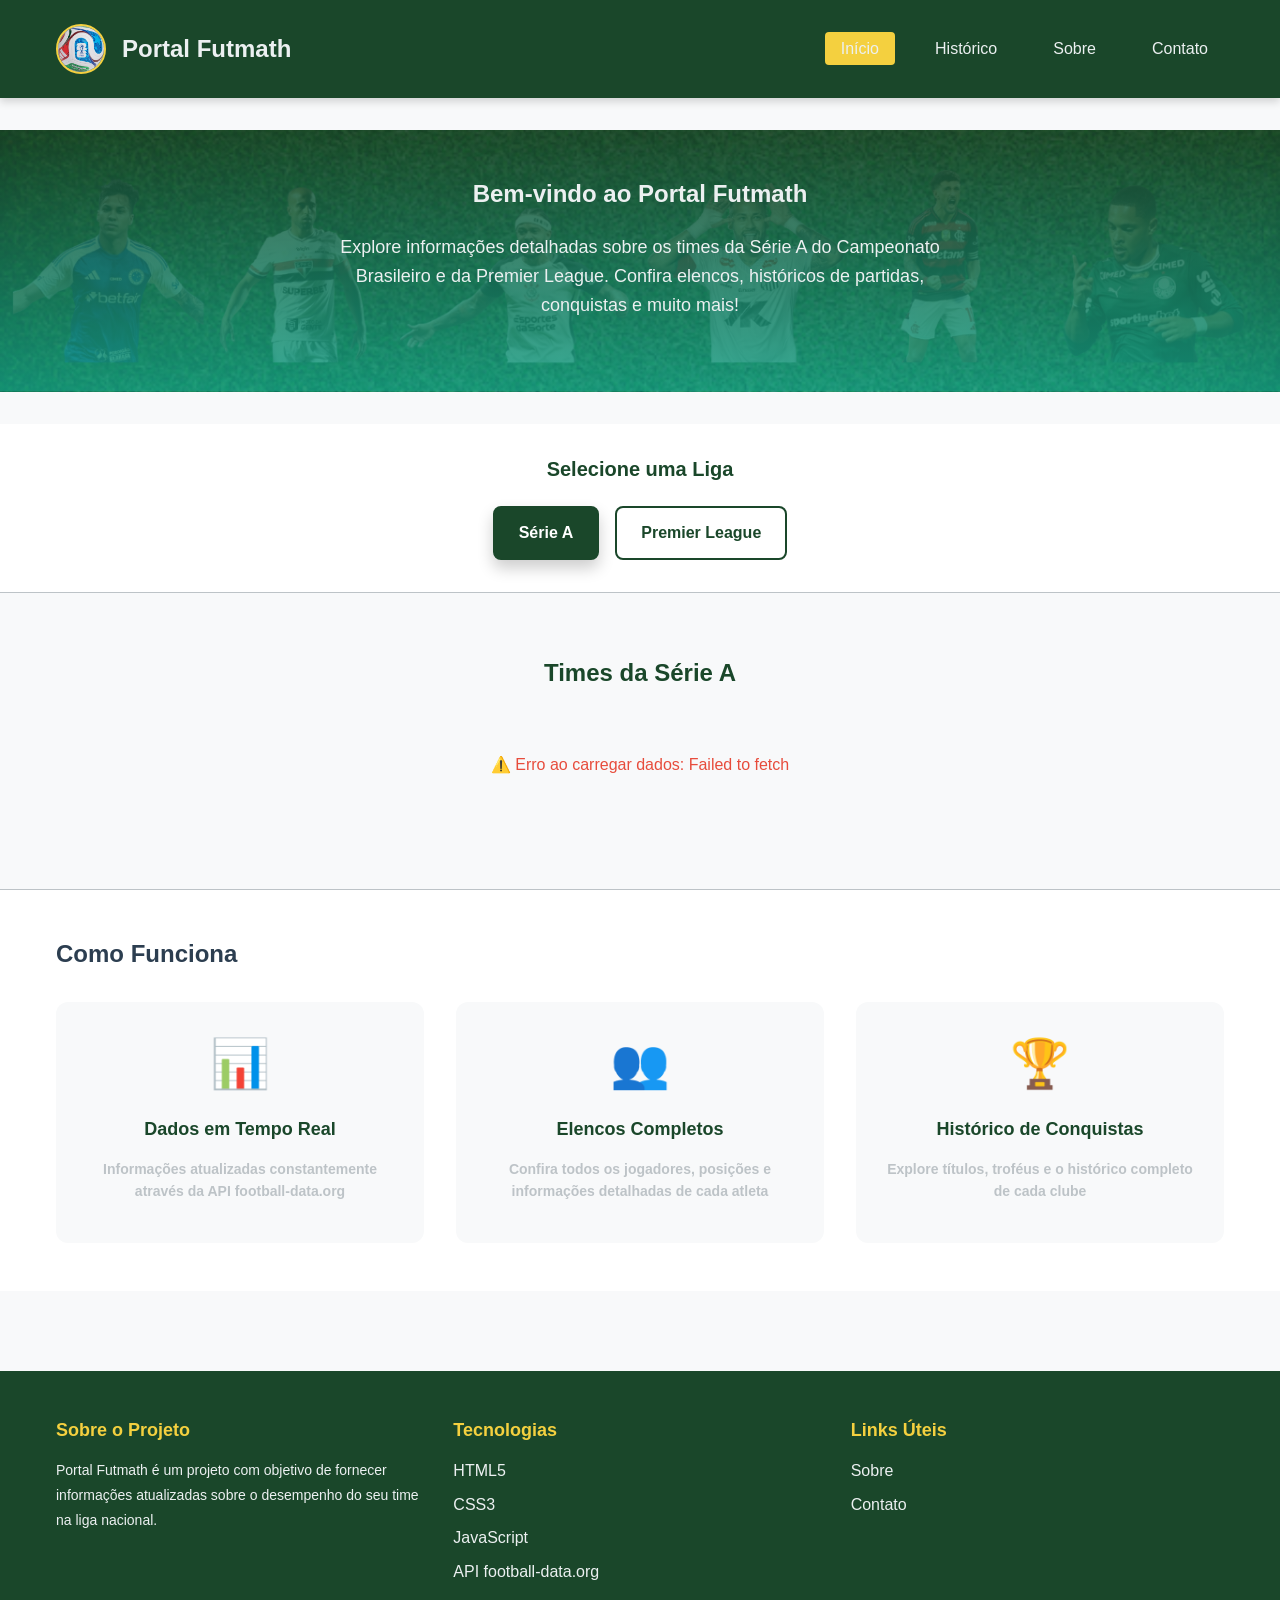
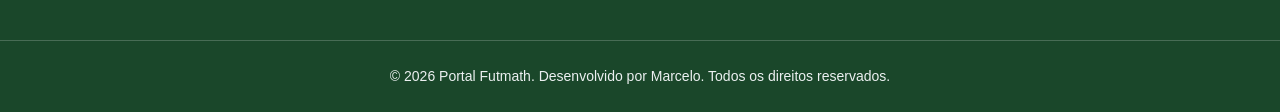
<file: paginas/partidas.html>
<!DOCTYPE html>
<html lang="pt-BR">

<head>
    <meta charset="UTF-8">
    <meta name="viewport" content="width=device-width, initial-scale=1.0">
    <meta name="description" content="Partidas do time - Portal Futmath">
    <title>Partidas - Portal Futmath</title>
    <link rel="stylesheet" href="../style.css">
</head>

<body>
    <header class="cabecalho">
        <div class="container-cabecalho">
            <div class="logo-secao">
                <a href="../index.html" style="display: flex; align-items: center; gap: 10px; text-decoration: none;">
                    <img src="../Imagens/logo.jpg" alt="Logo Portal Futmath" class="logo">
                    <h1 class="titulo-principal">Portal Futmath</h1>
                </a>
            </div>
            <nav class="navegacao-principal">
                <ul class="menu-navegacao">
                    <li><a href="../index.html">Início</a></li>
                    <li><a href="historico.html">Histórico</a></li>
                    <li><a href="sobre.html">Sobre</a></li>
                    <li><a href="contato.html">Contato</a></li>
                </ul>
            </nav>
        </div>
    </header>

    <main class="conteudo-principal">
        <section class="secao-partidas">
            <div class="container">
                <button class="botao-voltar" onclick="window.history.back()" title="Voltar para página anterior">
                    <span>← Voltar</span>
                </button>

                <h2 class="titulo-pagina">Partidas - <span id="nome-time-partidas">Carregando...</span></h2>

                <div class="abas-partidas">
                    <button class="aba-partida ativa" data-aba="proximas" id="aba-proximas">
                        <span>Próximas</span>
                    </button>
                    <button class="aba-partida" data-aba="ultimas" id="aba-ultimas">
                        <span>Últimas</span>
                    </button>
                </div>

                <div id="lista-partidas" class="lista-partidas-completa">
                    <p class="mensagem-carregamento">Carregando partidas...</p>
                </div>

            </div>
        </section>
    </main>

    <footer class="rodape">
        <div class="container-rodape">
            <div class="secao-rodape">
                <h5 class="titulo-rodape">Sobre o Projeto</h5>
                <p class="texto-rodape">Portal Futmath é um projeto com objetivo de fornecer informações atualizadas
                    sobre o desempenho do seu time na liga nacional.</p>
            </div>
            <div class="secao-rodape">
                <h5 class="titulo-rodape">Tecnologias</h5>
                <ul class="lista-rodape">
                    <li><span>HTML5</span></li>
                    <li><span>CSS3</span></li>
                    <li><span>JavaScript</span></li>
                    <li><span>API football-data.org</span></li>
                </ul>
            </div>
            <div class="secao-rodape">
                <h5 class="titulo-rodape">Links Úteis</h5>
                <ul class="lista-rodape">
                    <li><a href="sobre.html">Sobre</a></li>
                    <li><a href="contato.html">Contato</a></li>
                </ul>
            </div>
        </div>
        <div class="rodape-inferior">
            <p class="texto-copyright">&copy; 2026 Portal Futmath. Desenvolvido por Marcelo. Todos os direitos
                reservados.</p>
        </div>
    </footer>

    <script src="../script.js"></script>
    <script src="script-paginas.js"></script>
</body>

</html>
</file>
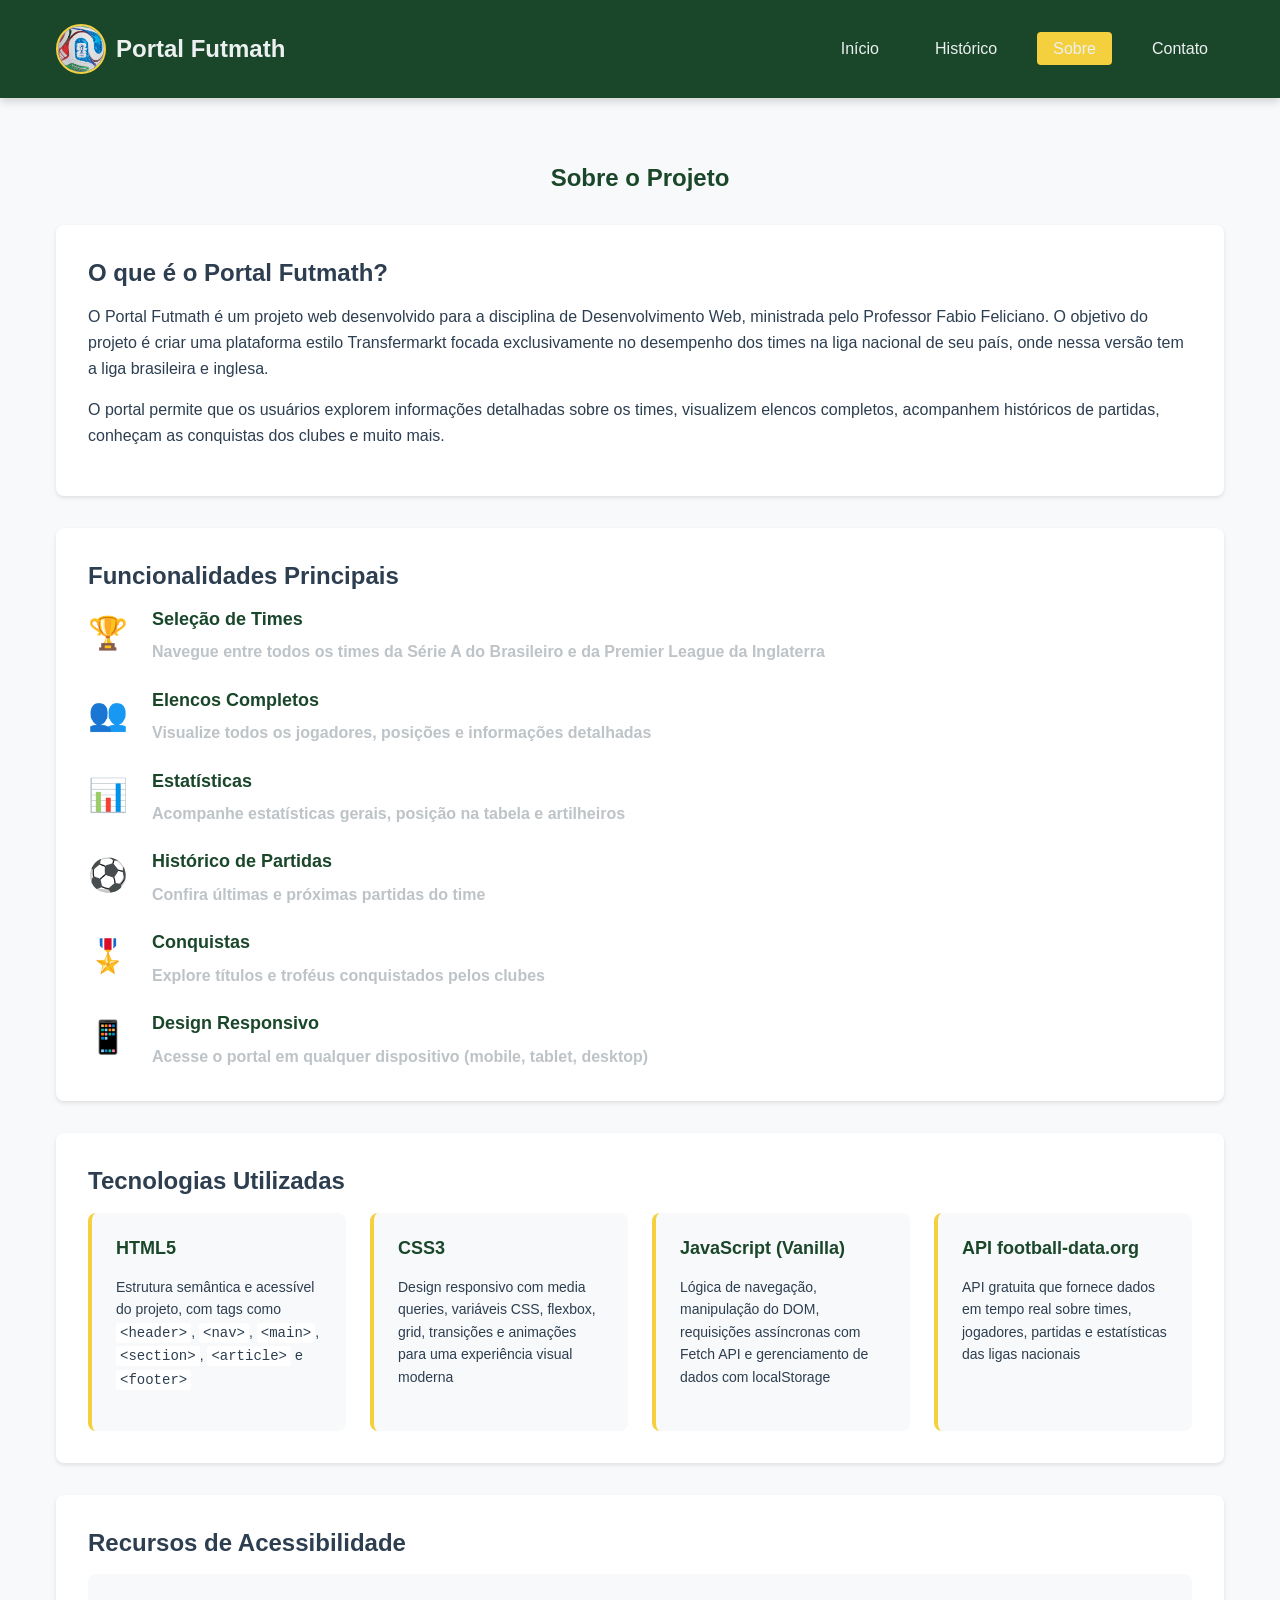
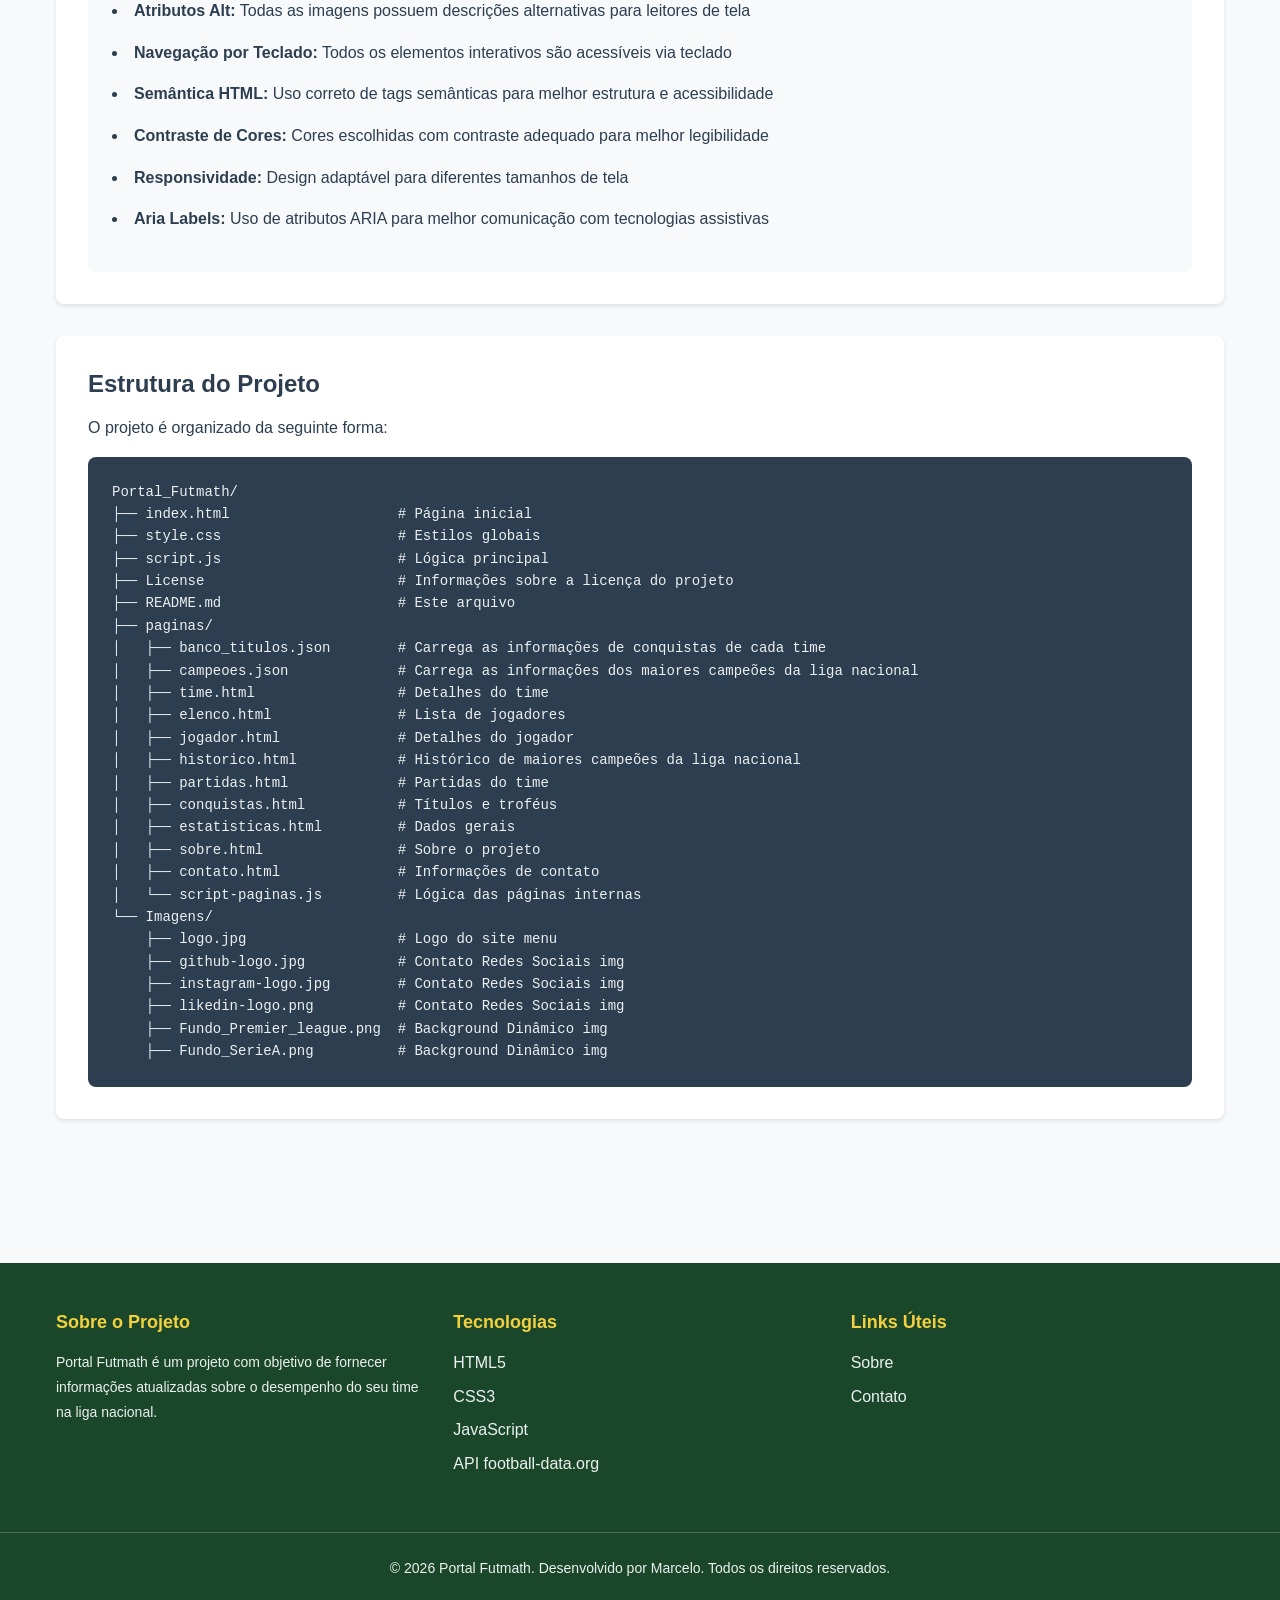
<file: paginas/sobre.html>
<!DOCTYPE html>
<html lang="pt-BR">

<head>
    <meta charset="UTF-8">
    <meta name="viewport" content="width=device-width, initial-scale=1.0">
    <meta name="description" content="Sobre o projeto - Portal Futmath">
    <title>Sobre - Portal Futmath</title>
    <link rel="stylesheet" href="../style.css">
</head>

<body>
    <header class="cabecalho">
        <div class="container-cabecalho">
            <div class="logo-secao">
                <a href="../index.html" style="display: flex; align-items: center; gap: 10px; text-decoration: none;">
                    <img src="../Imagens/logo.jpg" alt="Logo Portal Futmath" class="logo">
                    <h1 class="titulo-principal">Portal Futmath</h1>
                </a>
            </div>
            <nav class="navegacao-principal">
                <ul class="menu-navegacao">
                    <li><a href="../index.html">Início</a></li>
                    <li><a href="historico.html">Histórico</a></li>
                    <li><a href="sobre.html" class="link-ativo">Sobre</a></li>
                    <li><a href="contato.html">Contato</a></li>
                </ul>
            </nav>
        </div>
    </header>

    <main class="conteudo-principal">
        <section class="secao-sobre">
            <div class="container">
                <h2 class="titulo-pagina">Sobre o Projeto</h2>

                <article class="artigo-sobre">
                    <h3 class="titulo-secao">O que é o Portal Futmath?</h3>
                    <p>O Portal Futmath é um projeto web desenvolvido para a disciplina de Desenvolvimento Web,
                        ministrada pelo Professor Fabio Feliciano. O objetivo do projeto é criar uma plataforma estilo
                        Transfermarkt focada exclusivamente no desempenho dos times na liga nacional de seu país, onde
                        nessa versão tem a liga brasileira e inglesa.</p>
                    <p>O portal permite que os usuários explorem informações detalhadas sobre os times, visualizem
                        elencos completos, acompanhem históricos de partidas, conheçam as conquistas dos clubes e muito
                        mais.</p>
                </article>

                <article class="artigo-sobre">
                    <h3 class="titulo-secao">Funcionalidades Principais</h3>
                    <div class="lista-funcionalidades">
                        <div class="item-funcionalidade">
                            <span class="icone-funcionalidade">🏆</span>
                            <div>
                                <h4>Seleção de Times</h4>
                                <p><strong>Navegue entre todos os times da Série A do Brasileiro e da Premier League da
                                        Inglaterra</strong></p>
                            </div>
                        </div>
                        <div class="item-funcionalidade">
                            <span class="icone-funcionalidade">👥</span>
                            <div>
                                <h4>Elencos Completos</h4>
                                <p><strong>Visualize todos os jogadores, posições e informações detalhadas</strong></p>
                            </div>
                        </div>
                        <div class="item-funcionalidade">
                            <span class="icone-funcionalidade">📊</span>
                            <div>
                                <h4>Estatísticas</h4>
                                <p><strong>Acompanhe estatísticas gerais, posição na tabela e artilheiros</strong></p>
                            </div>
                        </div>
                        <div class="item-funcionalidade">
                            <span class="icone-funcionalidade">⚽</span>
                            <div>
                                <h4>Histórico de Partidas</h4>
                                <p><strong>Confira últimas e próximas partidas do time</strong></p>
                            </div>
                        </div>
                        <div class="item-funcionalidade">
                            <span class="icone-funcionalidade">🎖️</span>
                            <div>
                                <h4>Conquistas</h4>
                                <p><strong>Explore títulos e troféus conquistados pelos clubes</strong></p>
                            </div>
                        </div>
                        <div class="item-funcionalidade">
                            <span class="icone-funcionalidade">📱</span>
                            <div>
                                <h4>Design Responsivo</h4>
                                <p><strong>Acesse o portal em qualquer dispositivo (mobile, tablet, desktop)</strong>
                                </p>
                            </div>
                        </div>
                    </div>
                </article>

                <article class="artigo-sobre">
                    <h3 class="titulo-secao">Tecnologias Utilizadas</h3>
                    <div class="grade-tecnologias">
                        <div class="cartao-tecnologia">
                            <h4 class="titulo-tech">HTML5</h4>
                            <p class="descricao-tech">Estrutura semântica e acessível do projeto, com tags como
                                <span>&lt;header&gt;</span>, <span>&lt;nav&gt;</span>, <span>&lt;main&gt;</span>,
                                <span>&lt;section&gt;</span>, <span>&lt;article&gt;</span> e <span>&lt;footer&gt;</span>
                            </p>
                        </div>
                        <div class="cartao-tecnologia">
                            <h4 class="titulo-tech">CSS3</h4>
                            <p class="descricao-tech">Design responsivo com media queries, variáveis CSS, flexbox, grid,
                                transições e animações para uma experiência visual moderna</p>
                        </div>
                        <div class="cartao-tecnologia">
                            <h4 class="titulo-tech">JavaScript (Vanilla)</h4>
                            <p class="descricao-tech">Lógica de navegação, manipulação do DOM, requisições assíncronas
                                com Fetch API e gerenciamento de dados com localStorage</p>
                        </div>
                        <div class="cartao-tecnologia">
                            <h4 class="titulo-tech">API football-data.org</h4>
                            <p class="descricao-tech">API gratuita que fornece dados em tempo real sobre times,
                                jogadores, partidas e estatísticas das ligas nacionais</p>
                        </div>
                    </div>
                </article>

                <article class="artigo-sobre">
                    <h3 class="titulo-secao">Recursos de Acessibilidade</h3>
                    <ul class="lista-acessibilidade">
                        <li><strong>Atributos Alt:</strong> Todas as imagens possuem descrições alternativas para
                            leitores de tela</li>
                        <li><strong>Navegação por Teclado:</strong> Todos os elementos interativos são acessíveis via
                            teclado</li>
                        <li><strong>Semântica HTML:</strong> Uso correto de tags semânticas para melhor estrutura e
                            acessibilidade</li>
                        <li><strong>Contraste de Cores:</strong> Cores escolhidas com contraste adequado para melhor
                            legibilidade</li>
                        <li><strong>Responsividade:</strong> Design adaptável para diferentes tamanhos de tela</li>
                        <li><strong>Aria Labels:</strong> Uso de atributos ARIA para melhor comunicação com tecnologias
                            assistivas</li>
                    </ul>
                </article>

                <article class="artigo-sobre">
                    <h3 class="titulo-secao">Estrutura do Projeto</h3>
                    <p>O projeto é organizado da seguinte forma:</p>
                    <div class="bloco-codigo">
                        <pre><code>Portal_Futmath/
├── index.html                    # Página inicial
├── style.css                     # Estilos globais
├── script.js                     # Lógica principal
├── License                       # Informações sobre a licença do projeto
├── README.md                     # Este arquivo
├── paginas/
│   ├── banco_titulos.json        # Carrega as informações de conquistas de cada time
│   ├── campeoes.json             # Carrega as informações dos maiores campeões da liga nacional
│   ├── time.html                 # Detalhes do time
│   ├── elenco.html               # Lista de jogadores
│   ├── jogador.html              # Detalhes do jogador
│   ├── historico.html            # Histórico de maiores campeões da liga nacional
│   ├── partidas.html             # Partidas do time
│   ├── conquistas.html           # Títulos e troféus
│   ├── estatisticas.html         # Dados gerais
│   ├── sobre.html                # Sobre o projeto
│   ├── contato.html              # Informações de contato
│   └── script-paginas.js         # Lógica das páginas internas
└── Imagens/
    ├── logo.jpg                  # Logo do site menu
    ├── github-logo.jpg           # Contato Redes Sociais img
    ├── instagram-logo.jpg        # Contato Redes Sociais img
    ├── likedin-logo.png          # Contato Redes Sociais img
    ├── Fundo_Premier_league.png  # Background Dinâmico img
    ├── Fundo_SerieA.png          # Background Dinâmico img</code></pre>
                    </div>
                </article>
            </div>
        </section>
    </main>

    <!-- Rodapé -->
    <footer class="rodape">
        <div class="container-rodape">
            <div class="secao-rodape">
                <h5 class="titulo-rodape">Sobre o Projeto</h5>
                <p class="texto-rodape">Portal Futmath é um projeto com objetivo de fornecer informações atualizadas
                    sobre o desempenho do seu time na liga nacional.</p>
            </div>
            <div class="secao-rodape">
                <h5 class="titulo-rodape">Tecnologias</h5>
                <ul class="lista-rodape">
                    <li><span>HTML5</span></li>
                    <li><span>CSS3</span></li>
                    <li><span>JavaScript</span></li>
                    <li><span>API football-data.org</span></li>
                </ul>
            </div>
            <div class="secao-rodape">
                <h5 class="titulo-rodape">Links Úteis</h5>
                <ul class="lista-rodape">
                    <li><a href="sobre.html">Sobre</a></li>
                    <li><a href="contato.html">Contato</a></li>
                </ul>
            </div>
        </div>
        <div class="rodape-inferior">
            <p class="texto-copyright">&copy; 2026 Portal Futmath. Desenvolvido por Marcelo. Todos os direitos
                reservados.</p>
        </div>
    </footer>

    <!-- Scripts -->
    <script src="../script.js"></script>
</body>

</html>
</file>
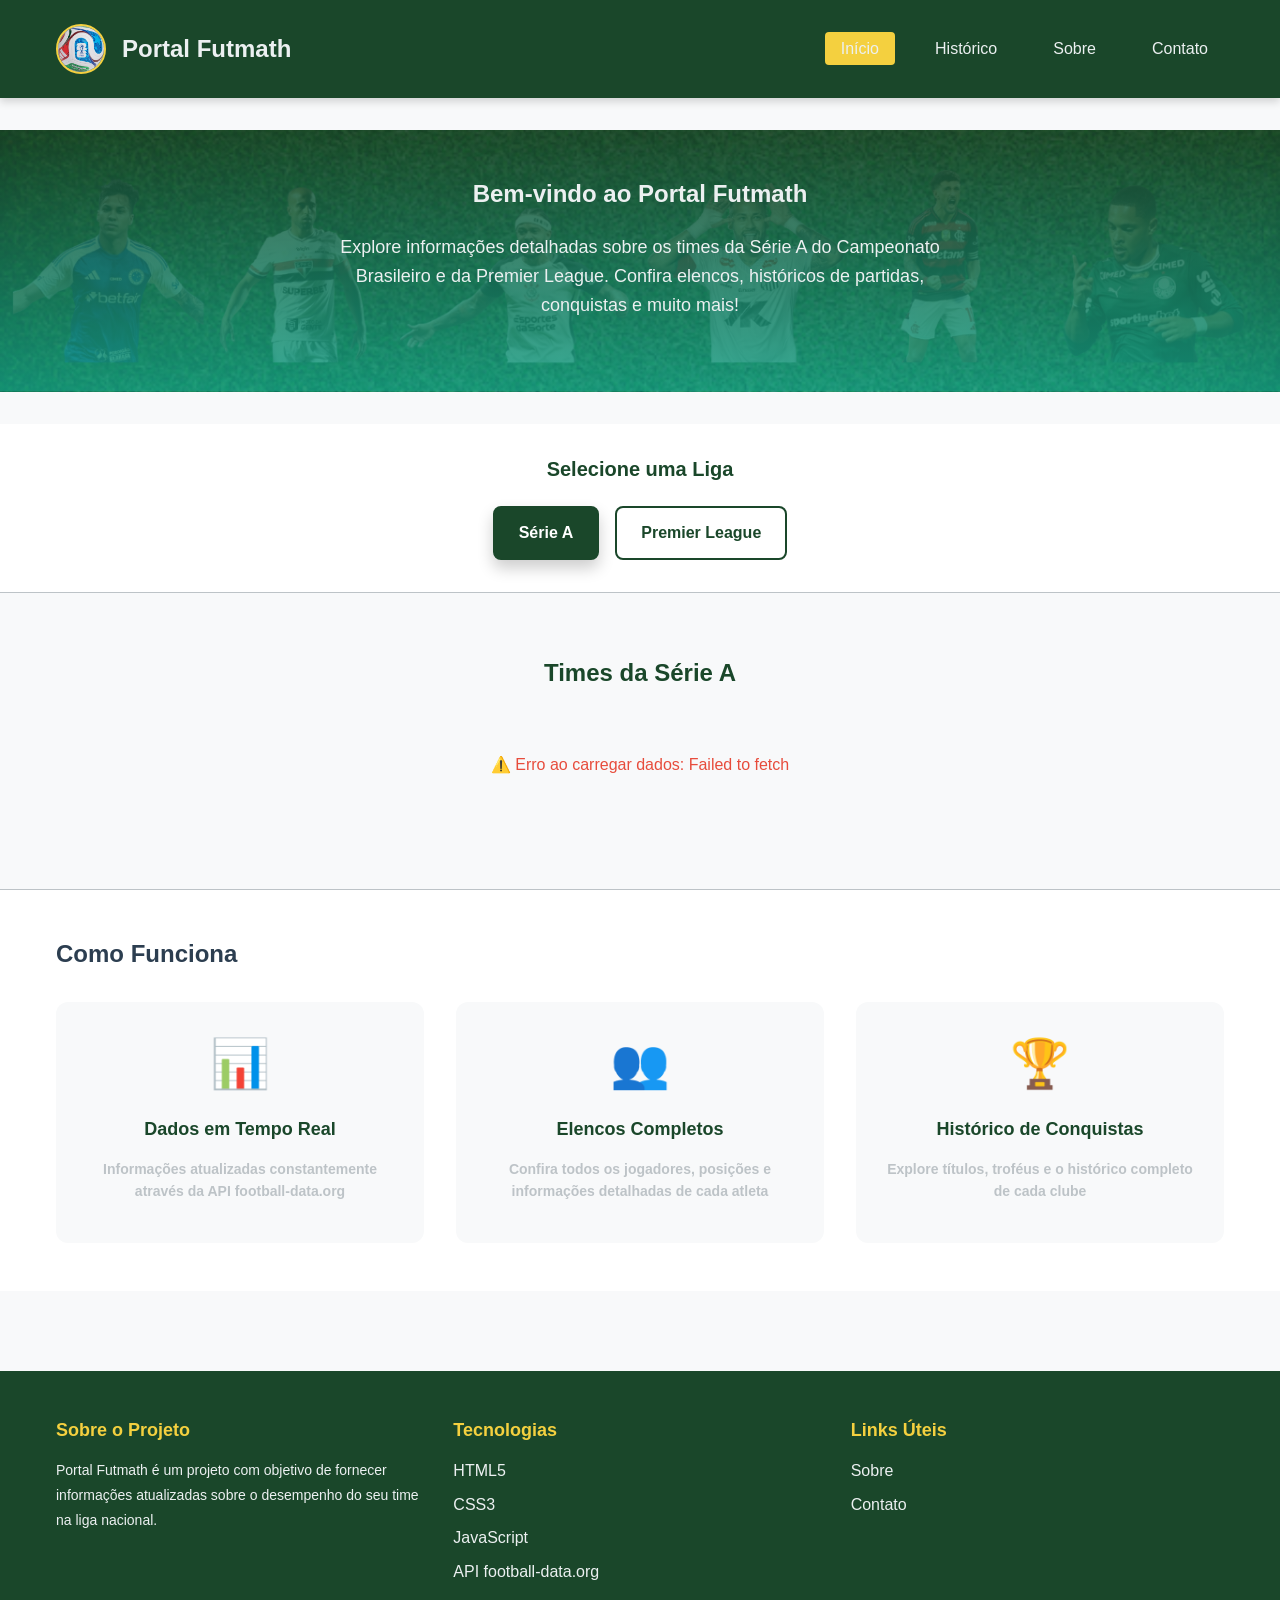
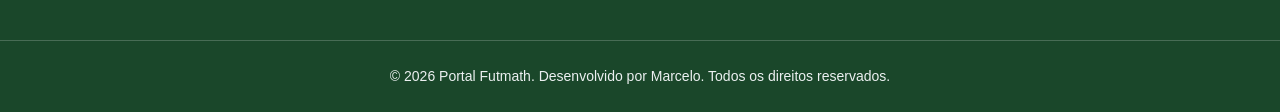
<file: paginas/time.html>
<!DOCTYPE html>
<html lang="pt-BR">

<head>
    <meta charset="UTF-8">
    <meta name="viewport" content="width=device-width, initial-scale=1.0">
    <meta name="description" content="Detalhes do time - Portal Futmath">
    <title>Detalhes do Time - Portal Futmath</title>
    <link rel="stylesheet" href="../style.css">
</head>

<body>
    <header class="cabecalho">
        <div class="container-cabecalho">
            <div class="logo-secao">
                <a href="../index.html" style="display: flex; align-items: center; gap: 10px; text-decoration: none;">
                    <img src="../Imagens/logo.jpg" alt="Logo Portal Futmath" class="logo">
                    <h1 class="titulo-principal">Portal Futmath</h1>
                </a>
            </div>
            <nav class="navegacao-principal">
                <ul class="menu-navegacao">
                    <li><a href="../index.html">Início</a></li>
                    <li><a href="historico.html">Histórico</a></li>
                    <li><a href="sobre.html">Sobre</a></li>
                    <li><a href="contato.html">Contato</a></li>
                </ul>
            </nav>
        </div>
    </header>

    <main class="conteudo-principal">
        <section class="secao-detalhes-time">
            <div class="container">
                <button class="botao-voltar" onclick="window.history.back()" title="Voltar para página anterior">
                    <span>← Voltar</span>
                </button>

                <div class="cabecalho-time" id="cabecalho-time">
                    <div class="info-time-principal">
                        <img src="" alt="Escudo do time" class="escudo-grande" id="escudo-time">
                        <div class="info-texto">
                            <h2 id="nome-time">Carregando...</h2>
                            <p id="info-time-basica">Carregando informações...</p>
                        </div>
                    </div>
                </div>

                <nav class="menu-secundario">
                    <ul class="lista-menu-secundario">
                        <li><a href="elenco.html" class="link-menu">Elenco</a></li>
                        <li><a href="partidas.html" class="link-menu">Partidas</a></li>
                        <li><a href="conquistas.html" class="link-menu">Conquistas</a></li>
                        <li><a href="estatisticas.html" class="link-menu">Estatísticas</a></li>
                    </ul>
                </nav>

                <section class="secao-informacoes-time">
                    <h3 class="titulo-secao">Informações Gerais</h3>
                    <div class="grade-informacoes-time">
                        <div class="cartao-info">
                            <h4 class="titulo-info">Estádio</h4>
                            <p id="estadio-time" class="valor-info">-</p>
                        </div>
                        <div class="cartao-info">
                            <h4 class="titulo-info">Fundação</h4>
                            <p id="fundacao-time" class="valor-info">-</p>
                        </div>
                        <div class="cartao-info">
                            <h4 class="titulo-info">Cores</h4>
                            <p id="cores-time" class="valor-info">-</p>
                        </div>
                        <div class="cartao-info">
                            <h4 class="titulo-info">Website</h4>
                            <p id="website-time" class="valor-info">-</p>
                        </div>
                    </div>
                </section>

                <section class="secao-ultimas-partidas">
                    <h3 class="titulo-secao">Últimas Partidas</h3>
                    <div id="lista-ultimas-partidas" class="lista-partidas">
                        <p class="mensagem-carregamento">Carregando partidas...</p>
                    </div>
                </section>

            </div>
        </section>
    </main>

    <footer class="rodape">
        <div class="container-rodape">
            <div class="secao-rodape">
                <h5 class="titulo-rodape">Sobre o Projeto</h5>
                <p class="texto-rodape">Portal Futmath é um projeto com objetivo de fornecer informações atualizadas
                    sobre o desempenho do seu time na liga nacional.</p>
            </div>
            <div class="secao-rodape">
                <h5 class="titulo-rodape">Tecnologias</h5>
                <ul class="lista-rodape">
                    <li><span>HTML5</span></li>
                    <li><span>CSS3</span></li>
                    <li><span>JavaScript</span></li>
                    <li><span>API football-data.org</span></li>
                </ul>
            </div>
            <div class="secao-rodape">
                <h5 class="titulo-rodape">Links Úteis</h5>
                <ul class="lista-rodape">
                    <li><a href="sobre.html">Sobre</a></li>
                    <li><a href="contato.html">Contato</a></li>
                </ul>
            </div>
        </div>
        <div class="rodape-inferior">
            <p class="texto-copyright">&copy; 2026 Portal Futmath. Desenvolvido por Marcelo. Todos os direitos
                reservados.</p>
        </div>
    </footer>

    <script src="../script.js"></script>
    <script src="script-paginas.js"></script>
</body>

</html>
</file>
<file: style.css>
:root {
    --cor-primaria: #1a472a;
    --cor-secundaria: #f4d03f;
    --cor-fundo: #f8f9fa;
    --cor-texto: #2c3e50;
    --cor-texto-claro: #ecf0f1;
    --cor-borda: #bdc3c7;
    --cor-hover: #16a085;

    --cor-erro: #e74c3c;

    --fonte-principal: 'Segoe UI', Tahoma, Geneva, Verdana, sans-serif;
    --fonte-titulo: 'Arial', sans-serif;
    --tamanho-base: 16px;
    --tamanho-pequeno: 14px;
    --tamanho-grande: 18px;
    --tamanho-titulo: 32px;
    --tamanho-subtitulo: 24px;
    --peso-medio: 500;
    --peso-bold: 700;

    --espacamento-xs: 4px;
    --espacamento-sm: 8px;
    --espacamento-md: 16px;
    --espacamento-lg: 24px;
    --espacamento-xl: 32px;
    --espacamento-xxl: 48px;

    --sombra-leve: 0 2px 4px rgba(0, 0, 0, 0.1);
    --sombra-media: 0 4px 8px rgba(0, 0, 0, 0.15);
    --sombra-forte: 0 8px 16px rgba(0, 0, 0, 0.2);

    --transicao-rapida: 0.2s ease;
    --transicao-normal: 0.3s ease;
}

* {
    margin: 0;
    padding: 0;
    box-sizing: border-box;
}

html {
    scroll-behavior: smooth;
}

body {
    font-family: var(--fonte-principal);
    font-size: var(--tamanho-base);
    color: var(--cor-texto);
    background-color: var(--cor-fundo);
    line-height: 1.6;
    -webkit-font-smoothing: antialiased;
    -moz-osx-font-smoothing: grayscale;
}

h1, h2, h3, h4, h5, h6 {
    font-family: var(--fonte-titulo);
    font-weight: var(--peso-bold);
    line-height: 1.3;
    margin-bottom: var(--espacamento-md);
    color: var(--cor-primaria);
}

h1 {
    font-size: var(--tamanho-titulo);
}

h2 {
    font-size: var(--tamanho-subtitulo);
}

h3 {
    font-size: 20px;
}

h4 {
    font-size: 18px;
}

h5 {
    font-size: 16px;
}

h6 {
    font-size: 14px;
}

p {
    margin-bottom: var(--espacamento-md);
}

a {
    color: var(--cor-primaria);
    text-decoration: none;
    transition: color var(--transicao-rapida);
}

a:hover {
    color: var(--cor-hover);
    text-decoration: underline;
}

.container {
    width: 100%;
    max-width: 1200px;
    margin: 0 auto;
    padding: 0 var(--espacamento-md);
}

.container-cabecalho {
    width: 100%;
    max-width: 1200px;
    margin: 0 auto;
    padding: 0 var(--espacamento-md);
    display: flex;
    justify-content: space-between;
    align-items: center;
    flex-wrap: wrap;
}

.container-rodape {
    width: 100%;
    max-width: 1200px;
    margin: 0 auto;
    padding: 0 var(--espacamento-md);
    display: grid;
    grid-template-columns: repeat(auto-fit, minmax(250px, 1fr));
    gap: var(--espacamento-lg);
}

.cabecalho {
    background-color: var(--cor-primaria);
    color: var(--cor-texto-claro);
    padding: var(--espacamento-lg) 0;
    box-shadow: var(--sombra-media);
    position: sticky;
    top: 0;
    z-index: 100;
}

.logo-secao {
    display: flex;
    align-items: center;
    gap: var(--espacamento-md);
}

.logo {
    width: 50px;
    height: 50px;
    border-radius: 50%;
    object-fit: cover;
    border: 2px solid var(--cor-secundaria);
}

.titulo-principal {
    color: var(--cor-texto-claro);
    font-size: var(--tamanho-subtitulo);
    margin: 0;
}

.navegacao-principal {
    flex: 1;
    display: flex;
    justify-content: flex-end;
}

.menu-navegacao {
    list-style: none;
    display: flex;
    gap: var(--espacamento-lg);
}

.menu-navegacao a {
    color: var(--cor-texto-claro);
    font-weight: var(--peso-medio);
    padding: var(--espacamento-sm) var(--espacamento-md);
    border-radius: 4px;
    transition: all var(--transicao-rapida);
}

.menu-navegacao a:hover,
.link-ativo {
    background-color: var(--cor-secundaria);
    color: var(--cor-primaria);
}

.conteudo-principal {
    min-height: calc(100vh - 200px);
    padding: var(--espacamento-xl) 0;
}

.secao-apresentacao {
    background: linear-gradient(135deg, var(--cor-primaria) 0%, var(--cor-hover) 100%);
    color: var(--cor-texto-claro);
    padding: var(--espacamento-xxl) 0;
    text-align: center;
    margin-bottom: var(--espacamento-xl);
    transition: background 0.5s ease-in-out;
}

.secao-apresentacao.bg-serie-a {
    background: linear-gradient(rgba(26, 71, 42, 0.85), rgba(22, 160, 133, 0.85)), url('Imagens/Fundo_SerieA.png');
    background-size: cover;
    background-position: center;
}

.secao-apresentacao.bg-premier-league {
    background: linear-gradient(rgba(44, 62, 80, 0.85), rgba(52, 73, 94, 0.85)), url('Imagens/Fundo_Premier_league.png');
    background-size: cover;
    background-position: center;
}

.titulo-secao {
    color: var(--cor-texto);
    font-size: var(--tamanho-subtitulo);
}

.descricao-principal {
    font-size: var(--tamanho-grande);
    max-width: 600px;
    margin: var(--espacamento-lg) auto;
    color: var(--cor-texto-claro);
}

.secao-filtro {
    background-color: white;
    padding: var(--espacamento-xl) 0;
    border-bottom: 1px solid var(--cor-borda);
    margin-bottom: var(--espacamento-xl);
}

.titulo-filtro {
    text-align: center;
    margin-bottom: var(--espacamento-lg);
}

.botoes-filtro {
    display: flex;
    justify-content: center;
    gap: var(--espacamento-md);
    flex-wrap: wrap;
}

.botao-filtro {
    padding: var(--espacamento-md) var(--espacamento-lg);
    border: 2px solid var(--cor-primaria);
    background-color: white;
    color: var(--cor-primaria);
    font-size: var(--tamanho-base);
    font-weight: var(--peso-bold);
    border-radius: 8px;
    cursor: pointer;
    transition: all var(--transicao-normal);
}

.botao-filtro:hover {
    background-color: var(--cor-primaria);
    color: white;
    transform: translateY(-2px);
    box-shadow: var(--sombra-media);
}

.botao-filtro.ativo {
    background-color: var(--cor-primaria);
    color: white;
    box-shadow: var(--sombra-forte);
}

.texto-botao {
    display: block;
}

.secao-times {
    padding: var(--espacamento-xl) 0;
}

.titulo-secao-times {
    text-align: center;
    margin-bottom: var(--espacamento-xl);
    font-size: var(--tamanho-subtitulo);
}

.grade-times {
    display: grid;
    grid-template-columns: repeat(auto-fill, minmax(150px, 1fr));
    gap: var(--espacamento-lg);
    margin-bottom: var(--espacamento-xl);
}

.cartao-time {
    background-color: white;
    border-radius: 12px;
    padding: var(--espacamento-lg);
    text-align: center;
    cursor: pointer;
    transition: all var(--transicao-normal);
    box-shadow: var(--sombra-leve);
    border: 2px solid transparent;
}

.cartao-time:hover {
    transform: translateY(-8px);
    box-shadow: var(--sombra-forte);
    border-color: var(--cor-secundaria);
}

.escudo-time {
    width: 100px;
    height: 100px;
    margin: 0 auto var(--espacamento-md);
    object-fit: contain;
    border-radius: 8px;
}

.nome-time {
    font-size: var(--tamanho-grande);
    font-weight: var(--peso-bold);
    color: var(--cor-primaria);
    margin-bottom: var(--espacamento-sm);
}

.sigla-time {
    font-size: var(--tamanho-pequeno);
    color: var(--cor-borda);
}

.mensagem-carregamento {
    grid-column: 1 / -1;
    text-align: center;
    padding: var(--espacamento-xl);
    color: var(--cor-borda);
}

.secao-informacoes {
    background-color: white;
    padding: var(--espacamento-xxl) 0;
    border-top: 1px solid var(--cor-borda);
}

.grade-informacoes {
    display: grid;
    grid-template-columns: repeat(auto-fit, minmax(250px, 1fr));
    gap: var(--espacamento-xl);
    margin-top: var(--espacamento-xl);
}

.cartao-informacao {
    text-align: center;
    padding: var(--espacamento-lg);
    border-radius: 12px;
    background-color: var(--cor-fundo);
    transition: all var(--transicao-normal);
}

.cartao-informacao:hover {
    box-shadow: var(--sombra-media);
    transform: translateY(-4px);
}

.icone-informacao {
    font-size: 48px;
    margin-bottom: var(--espacamento-md);
}

.titulo-cartao {
    color: var(--cor-primaria);
    margin-bottom: var(--espacamento-md);
}

.descricao-cartao {
    color: var(--cor-borda);
    font-size: var(--tamanho-pequeno);
}

.rodape {
    background-color: var(--cor-primaria);
    color: var(--cor-texto-claro);
    padding: var(--espacamento-xxl) 0 var(--espacamento-lg);
    margin-top: var(--espacamento-xxl);
}

.secao-rodape {
    margin-bottom: var(--espacamento-lg);
}

.titulo-rodape {
    color: var(--cor-secundaria);
    margin-bottom: var(--espacamento-md);
    font-size: var(--tamanho-grande);
}

.texto-rodape {
    color: var(--cor-texto-claro);
    font-size: var(--tamanho-pequeno);
    line-height: 1.8;
}

.lista-rodape {
    list-style: none;
}

.lista-rodape li {
    margin-bottom: var(--espacamento-sm);
}

.lista-rodape a {
    color: var(--cor-texto-claro);
    transition: color var(--transicao-rapida);
}

.lista-rodape a:hover {
    color: var(--cor-secundaria);
}

.rodape-inferior {
    border-top: 1px solid rgba(255, 255, 255, 0.2);
    margin-top: var(--espacamento-lg);
    padding-top: var(--espacamento-lg);
    text-align: center;
}

.texto-copyright {
    font-size: var(--tamanho-pequeno);
    color: var(--cor-texto-claro);
    margin: 0;
}

@media (max-width: 768px) {
    .container-cabecalho {
        flex-direction: column;
        gap: var(--espacamento-md);
    }

    .navegacao-principal {
        justify-content: center;
        width: 100%;
    }

    .menu-navegacao {
        gap: var(--espacamento-md);
    }

    .titulo-principal {
        font-size: 20px;
    }

    .titulo-secao {
        font-size: 20px;
    }

    .descricao-principal {
        font-size: var(--tamanho-base);
    }

    .grade-times {
        grid-template-columns: repeat(auto-fill, minmax(120px, 1fr));
        gap: var(--espacamento-md);
    }

    .container-rodape {
        grid-template-columns: 1fr;
    }
}

@media (max-width: 480px) {
    :root {
        --tamanho-base: 14px;
        --espacamento-lg: 16px;
        --espacamento-xl: 24px;
    }

    .logo {
        width: 40px;
        height: 40px;
    }

    .titulo-principal {
        font-size: 18px;
    }

    .menu-navegacao {
        gap: var(--espacamento-sm);
    }

    .menu-navegacao a {
        padding: var(--espacamento-xs) var(--espacamento-sm);
        font-size: var(--tamanho-pequeno);
    }

    .titulo-secao {
        font-size: 18px;
    }

    .descricao-principal {
        font-size: var(--tamanho-pequeno);
    }

    .botoes-filtro {
        gap: var(--espacamento-sm);
    }

    .botao-filtro {
        padding: var(--espacamento-sm) var(--espacamento-md);
        font-size: var(--tamanho-pequeno);
    }

    .grade-times {
        grid-template-columns: repeat(2, 1fr);
        gap: var(--espacamento-md);
    }

    .escudo-time {
        width: 80px;
        height: 80px;
    }

    .grade-informacoes {
        grid-template-columns: 1fr;
        gap: var(--espacamento-lg);
    }
}

.oculto {
    display: none !important;
}

.botao-voltar {
    display: inline-block;
    padding: var(--espacamento-sm) var(--espacamento-md);
    background-color: var(--cor-primaria);
    color: white;
    border: none;
    border-radius: 6px;
    cursor: pointer;
    font-size: var(--tamanho-pequeno);
    margin-bottom: var(--espacamento-lg);
    transition: all var(--transicao-rapida);
}

.botao-voltar:hover {
    background-color: var(--cor-hover);
    transform: translateX(-4px);
}

.secao-detalhes-time {
    padding: var(--espacamento-xl) 0;
}

.cabecalho-time {
    background-color: white;
    padding: var(--espacamento-xl);
    border-radius: 12px;
    box-shadow: var(--sombra-media);
    margin-bottom: var(--espacamento-xl);
}

.info-time-principal {
    display: flex;
    gap: var(--espacamento-lg);
    align-items: center;
}

.escudo-grande {
    width: 120px;
    height: 120px;
    object-fit: contain;
    border-radius: 8px;
    border: 2px solid var(--cor-borda);
}

.info-texto h2 {
    margin-bottom: var(--espacamento-sm);
}

.info-texto p {
    color: var(--cor-borda);
    margin: 0;
}

.menu-secundario {
    background-color: white;
    padding: var(--espacamento-lg) 0;
    border-bottom: 2px solid var(--cor-borda);
    margin-bottom: var(--espacamento-xl);
}

.lista-menu-secundario {
    list-style: none;
    display: flex;
    gap: var(--espacamento-lg);
    flex-wrap: wrap;
}

.link-menu {
    padding: var(--espacamento-md) var(--espacamento-lg);
    border-bottom: 3px solid transparent;
    transition: all var(--transicao-rapida);
}

.link-menu:hover {
    border-bottom-color: var(--cor-secundaria);
    color: var(--cor-primaria);
}

.secao-informacoes-time {
    margin-bottom: var(--espacamento-xl);
}

.grade-informacoes-time {
    display: grid;
    grid-template-columns: repeat(auto-fit, minmax(200px, 1fr));
    gap: var(--espacamento-lg);
}

.cartao-info {
    background-color: white;
    padding: var(--espacamento-lg);
    border-radius: 8px;
    box-shadow: var(--sombra-leve);
}

.titulo-info {
    color: var(--cor-primaria);
    font-size: var(--tamanho-pequeno);
    text-transform: uppercase;
    margin-bottom: var(--espacamento-sm);
}

.valor-info {
    font-size: var(--tamanho-grande);
    font-weight: var(--peso-bold);
    color: var(--cor-texto);
}

.secao-ultimas-partidas {
    margin-bottom: var(--espacamento-xl);
}

.lista-partidas {
    display: grid;
    gap: var(--espacamento-md);
}

.item-partida {
    background-color: white;
    padding: var(--espacamento-lg);
    border-radius: 8px;
    box-shadow: var(--sombra-leve);
    border-left: 4px solid var(--cor-secundaria);
}

.data-partida {
    font-size: var(--tamanho-pequeno);
    color: var(--cor-borda);
    margin-bottom: var(--espacamento-sm);
}

.times-partida {
    display: flex;
    align-items: center;
    gap: var(--espacamento-md);
    justify-content: space-between;
}

.time-partida {
    flex: 1;
    font-weight: var(--peso-bold);
}

.placar-partida {
    font-size: var(--tamanho-subtitulo);
    font-weight: var(--peso-bold);
    color: var(--cor-primaria);
    min-width: 80px;
    text-align: center;
}

.secao-elenco {
    padding: var(--espacamento-xl) 0;
}

.titulo-pagina {
    margin-bottom: var(--espacamento-xl);
    text-align: center;
}

.secao-filtro-posicao {
    background-color: white;
    padding: var(--espacamento-lg);
    border-radius: 8px;
    margin-bottom: var(--espacamento-xl);
    box-shadow: var(--sombra-leve);
}

.botoes-filtro-posicao {
    display: flex;
    gap: var(--espacamento-sm);
    flex-wrap: wrap;
}

.botao-filtro-pos {
    padding: var(--espacamento-sm) var(--espacamento-md);
    border: 1px solid var(--cor-borda);
    background-color: white;
    color: var(--cor-texto);
    border-radius: 6px;
    cursor: pointer;
    transition: all var(--transicao-rapida);
}

.botao-filtro-pos:hover,
.botao-filtro-pos.ativo {
    background-color: var(--cor-primaria);
    color: white;
    border-color: var(--cor-primaria);
}

.tabela-responsiva {
    overflow-x: auto;
    background-color: white;
    border-radius: 8px;
    box-shadow: var(--sombra-leve);
}

.tabela-jogadores {
    width: 100%;
    border-collapse: collapse;
}

.tabela-jogadores thead {
    background-color: var(--cor-primaria);
    color: white;
}

.tabela-jogadores th {
    padding: var(--espacamento-md);
    text-align: left;
    font-weight: var(--peso-bold);
}

.tabela-jogadores td {
    padding: var(--espacamento-md);
    border-bottom: 1px solid var(--cor-borda);
}

.tabela-jogadores tbody tr:hover {
    background-color: var(--cor-fundo);
}

.linha-jogador a {
    color: var(--cor-primaria);
    font-weight: var(--peso-medio);
}

.linha-jogador a:hover {
    color: var(--cor-hover);
}

.secao-jogador {
    padding: var(--espacamento-xl) 0;
}

.cabecalho-jogador {
    background-color: white;
    padding: var(--espacamento-xl);
    border-radius: 12px;
    box-shadow: var(--sombra-media);
    margin-bottom: var(--espacamento-xl);
}

.info-jogador-principal {
    display: flex;
    gap: var(--espacamento-lg);
    align-items: center;
}

.avatar-jogador {
    width: 100px;
    height: 100px;
    border-radius: 50%;
    background: linear-gradient(135deg, var(--cor-primaria), var(--cor-hover));
    display: flex;
    align-items: center;
    justify-content: center;
    color: white;
    font-size: 48px;
    font-weight: var(--peso-bold);
}

.numero-grande {
    font-size: 48px;
}

.info-jogador-texto h2 {
    margin-bottom: var(--espacamento-sm);
}

.posicao-jogador,
.nacionalidade-jogador {
    color: var(--cor-borda);
    margin: 0;
}

.secao-info-detalhada {
    margin-bottom: var(--espacamento-xl);
}

.grade-info-jogador {
    display: grid;
    grid-template-columns: repeat(auto-fit, minmax(200px, 1fr));
    gap: var(--espacamento-lg);
}

.secao-historico {
    margin-bottom: var(--espacamento-xl);
}

.timeline-historico {
    background-color: white;
    padding: var(--espacamento-lg);
    border-radius: 8px;
    box-shadow: var(--sombra-leve);
}

.secao-partidas {
    padding: var(--espacamento-xl) 0;
}

.abas-partidas {
    display: flex;
    gap: var(--espacamento-md);
    margin-bottom: var(--espacamento-xl);
    border-bottom: 2px solid var(--cor-borda);
}

.aba-partida {
    padding: var(--espacamento-md) var(--espacamento-lg);
    background-color: transparent;
    border: none;
    border-bottom: 3px solid transparent;
    cursor: pointer;
    font-weight: var(--peso-bold);
    transition: all var(--transicao-rapida);
}

.aba-partida:hover,
.aba-partida.ativa {
    color: var(--cor-primaria);
    border-bottom-color: var(--cor-primaria);
}

.lista-partidas-completa {
    display: grid;
    gap: var(--espacamento-lg);
}

.cartao-partida {
    background-color: white;
    padding: var(--espacamento-lg);
    border-radius: 8px;
    box-shadow: var(--sombra-leve);
    border-left: 4px solid var(--cor-secundaria);
}

.info-partida {
    display: flex;
    justify-content: space-between;
    align-items: center;
    gap: var(--espacamento-lg);
}

.status-partida {
    font-size: var(--tamanho-pequeno);
    color: var(--cor-borda);
    text-transform: uppercase;
}

.secao-conquistas {
    padding: var(--espacamento-xl) 0;
}

.secao-tabela-titulos {
    margin-bottom: var(--espacamento-xl);
}

.tabela-titulos {
    width: 100%;
    border-collapse: collapse;
}

.tabela-titulos thead {
    background-color: var(--cor-primaria);
    color: white;
}

.tabela-titulos th {
    padding: var(--espacamento-md);
    text-align: left;
}

.tabela-titulos td {
    padding: var(--espacamento-md);
    border-bottom: 1px solid var(--cor-borda);
}

.info-conquistas {
    background-color: var(--cor-fundo);
    padding: var(--espacamento-lg);
    border-radius: 8px;
    text-align: center;
}

.texto-info {
    color: var(--cor-borda);
    font-size: var(--tamanho-pequeno);
}

.secao-estatisticas {
    padding: var(--espacamento-xl) 0;
}

.secao-posicao-tabela {
    margin-bottom: var(--espacamento-xl);
}

.cartao-posicao {
    background: linear-gradient(135deg, var(--cor-primaria), var(--cor-hover));
    color: white;
    padding: var(--espacamento-xl);
    border-radius: 12px;
    display: flex;
    justify-content: space-around;
    align-items: center;
}

.info-posicao {
    display: flex;
    justify-content: space-around;
    width: 100%;
    text-align: center;
}

.posicao-numero,
.pontos-posicao,
.jogos-posicao {
    display: flex;
    flex-direction: column;
}

.numero-posicao,
.numero-pontos,
.numero-jogos {
    font-size: 36px;
    font-weight: var(--peso-bold);
}

.texto-posicao,
.texto-pontos,
.texto-jogos {
    font-size: var(--tamanho-pequeno);
    opacity: 0.9;
}

.secao-stats-gerais {
    margin-bottom: var(--espacamento-xl);
}

.grade-stats {
    display: grid;
    grid-template-columns: repeat(auto-fit, minmax(150px, 1fr));
    gap: var(--espacamento-lg);
}

.cartao-stat {
    background-color: white;
    padding: var(--espacamento-lg);
    border-radius: 8px;
    text-align: center;
    box-shadow: var(--sombra-leve);
}

.titulo-stat {
    color: var(--cor-primaria);
    font-size: var(--tamanho-pequeno);
    text-transform: uppercase;
    margin-bottom: var(--espacamento-sm);
}

.valor-stat {
    font-size: 32px;
    font-weight: var(--peso-bold);
    color: var(--cor-primaria);
}

.secao-artilheiros {
    margin-bottom: var(--espacamento-xl);
}

.tabela-artilheiros {
    width: 100%;
    border-collapse: collapse;
}

.tabela-artilheiros thead {
    background-color: var(--cor-primaria);
    color: white;
}

.tabela-artilheiros th {
    padding: var(--espacamento-md);
    text-align: left;
}

.tabela-artilheiros td {
    padding: var(--espacamento-md);
    border-bottom: 1px solid var(--cor-borda);
}

.secao-sobre {
    padding: var(--espacamento-xl) 0;
}

.artigo-sobre {
    background-color: white;
    padding: var(--espacamento-xl);
    border-radius: 8px;
    box-shadow: var(--sombra-leve);
    margin-bottom: var(--espacamento-xl);
}

.artigo-sobre h3 {
    margin-top: 0;
}

.lista-funcionalidades {
    display: grid;
    gap: var(--espacamento-lg);
}

.item-funcionalidade {
    display: flex;
    gap: var(--espacamento-lg);
    align-items: flex-start;
}

.icone-funcionalidade {
    font-size: 32px;
    min-width: 40px;
}

.item-funcionalidade h4 {
    margin-top: 0;
    margin-bottom: var(--espacamento-sm);
}

.item-funcionalidade p {
    margin: 0;
    color: var(--cor-borda);
}

.grade-tecnologias {
    display: grid;
    grid-template-columns: repeat(auto-fit, minmax(200px, 1fr));
    gap: var(--espacamento-lg);
}

.cartao-tecnologia {
    background-color: var(--cor-fundo);
    padding: var(--espacamento-lg);
    border-radius: 8px;
    border-left: 4px solid var(--cor-secundaria);
}

.titulo-tech {
    color: var(--cor-primaria);
    margin-bottom: var(--espacamento-md);
}

.descricao-tech {
    color: var(--cor-texto);
    font-size: var(--tamanho-pequeno);
}

.descricao-tech span {
    background-color: white;
    padding: 2px 4px;
    border-radius: 3px;
    font-family: 'Courier New', monospace;
}

.lista-acessibilidade {
    background-color: var(--cor-fundo);
    padding: var(--espacamento-lg);
    border-radius: 8px;
    list-style-position: inside;
}

.lista-acessibilidade li {
    margin-bottom: var(--espacamento-md);
}

.cartao-desenvolvedor {
    background-color: var(--cor-fundo);
    padding: var(--espacamento-lg);
    border-radius: 8px;
    border-left: 4px solid var(--cor-primaria);
}

.info-dev p {
    margin-bottom: var(--espacamento-sm);
}

.info-dev span {
    font-weight: var(--peso-bold);
    color: var(--cor-primaria);
}

.bloco-codigo {
    background-color: #2c3e50;
    color: #ecf0f1;
    padding: var(--espacamento-lg);
    border-radius: 8px;
    overflow-x: auto;
}

.bloco-codigo pre {
    margin: 0;
    font-family: 'Courier New', monospace;
    font-size: var(--tamanho-pequeno);
}

.secao-contato {
    padding: var(--espacamento-xl) 0;
}

.grid-contato {
    display: flex;
    justify-content: center;
}

.artigo-contato {
    background-color: white;
    padding: var(--espacamento-xl);
    border-radius: 8px;
    box-shadow: var(--sombra-leve);

    max-width: 600px;
    width: 100%;

    margin: 0 auto;
}

.secao-info-contato {
    margin-bottom: var(--espacamento-lg);
    padding-bottom: var(--espacamento-lg);
    border-bottom: 1px solid var(--cor-borda);
}

.secao-info-contato:last-child {
    border-bottom: none;
}

.titulo-info-contato {
    color: var(--cor-primaria);
    margin-bottom: var(--espacamento-md);
}

.texto-info-contato {
    margin-bottom: var(--espacamento-sm);
    color: var(--cor-texto);
}

.lista-redes-sociais {
    display: flex;
    gap: var(--espacamento-md);
    flex-wrap: wrap;
}

.link-rede-social {
    display: flex;
    align-items: center;
    gap: var(--espacamento-sm);
    padding: var(--espacamento-sm) var(--espacamento-md);
    background-color: var(--cor-fundo);
    border-radius: 6px;
    transition: all var(--transicao-rapida);
}

.link-rede-social:hover {
    background-color: var(--cor-primaria);
    color: white;
}

.icone-rede {
    width: 24px;
    height: 24px;
    object-fit: contain;
    vertical-align: middle;
}

.secao-agradecimento {
    background: linear-gradient(135deg, var(--cor-primaria), var(--cor-hover));
    color: white;
    padding: var(--espacamento-xl);
    border-radius: 12px;
    text-align: center;
}

.secao-agradecimento h3 {
    color: var(--cor-secundaria);
}

.texto-agradecimento {
    margin: 0;
    font-size: var(--tamanho-grande);
}

@media (max-width: 768px) {
    .info-time-principal {
        flex-direction: column;
        text-align: center;
    }

    .lista-menu-secundario {
        gap: var(--espacamento-md);
    }

    .grade-informacoes-time {
        grid-template-columns: repeat(2, 1fr);
    }

    .times-partida {
        flex-direction: column;
        gap: var(--espacamento-sm);
    }

    .grid-contato {
        grid-template-columns: 1fr;
    }

    .cartao-posicao {
        flex-direction: column;
        gap: var(--espacamento-lg);
    }
}

@media (max-width: 480px) {
    .escudo-grande {
        width: 80px;
        height: 80px;
    }

    .avatar-jogador {
        width: 80px;
        height: 80px;
    }

    .numero-grande {
        font-size: 36px;
    }

    .grade-informacoes-time {
        grid-template-columns: 1fr;
    }

    .tabela-jogadores {
        font-size: var(--tamanho-pequeno);
    }

    .tabela-jogadores th,
    .tabela-jogadores td {
        padding: var(--espacamento-sm);
    }

    .info-partida {
        flex-direction: column;
        gap: var(--espacamento-sm);
    }

    .lista-funcionalidades {
        gap: var(--espacamento-md);
    }

    .item-funcionalidade {
        gap: var(--espacamento-md);
    }

    .icone-funcionalidade {
        font-size: 24px;
    }

    .grade-tecnologias {
        grid-template-columns: 1fr;
    }

    .bloco-codigo pre {
        font-size: 12px;
    }
}
</file>
